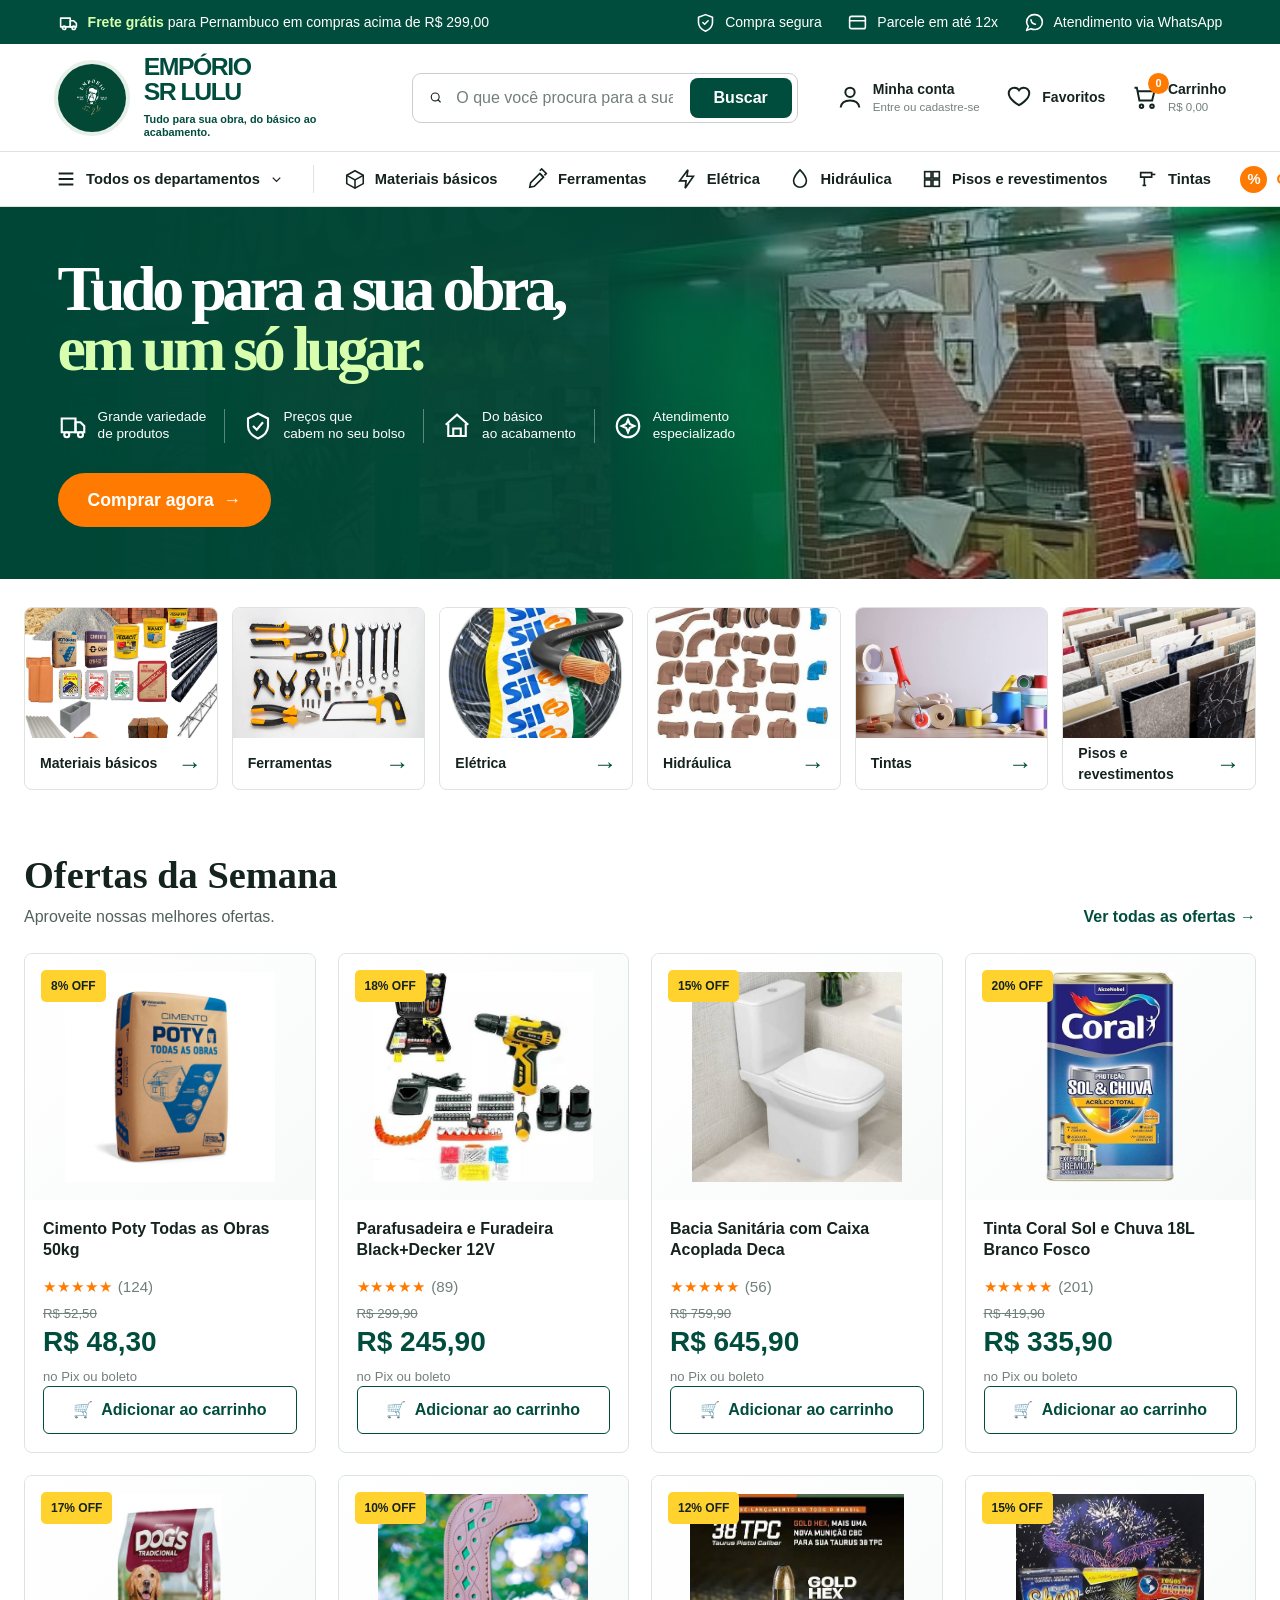
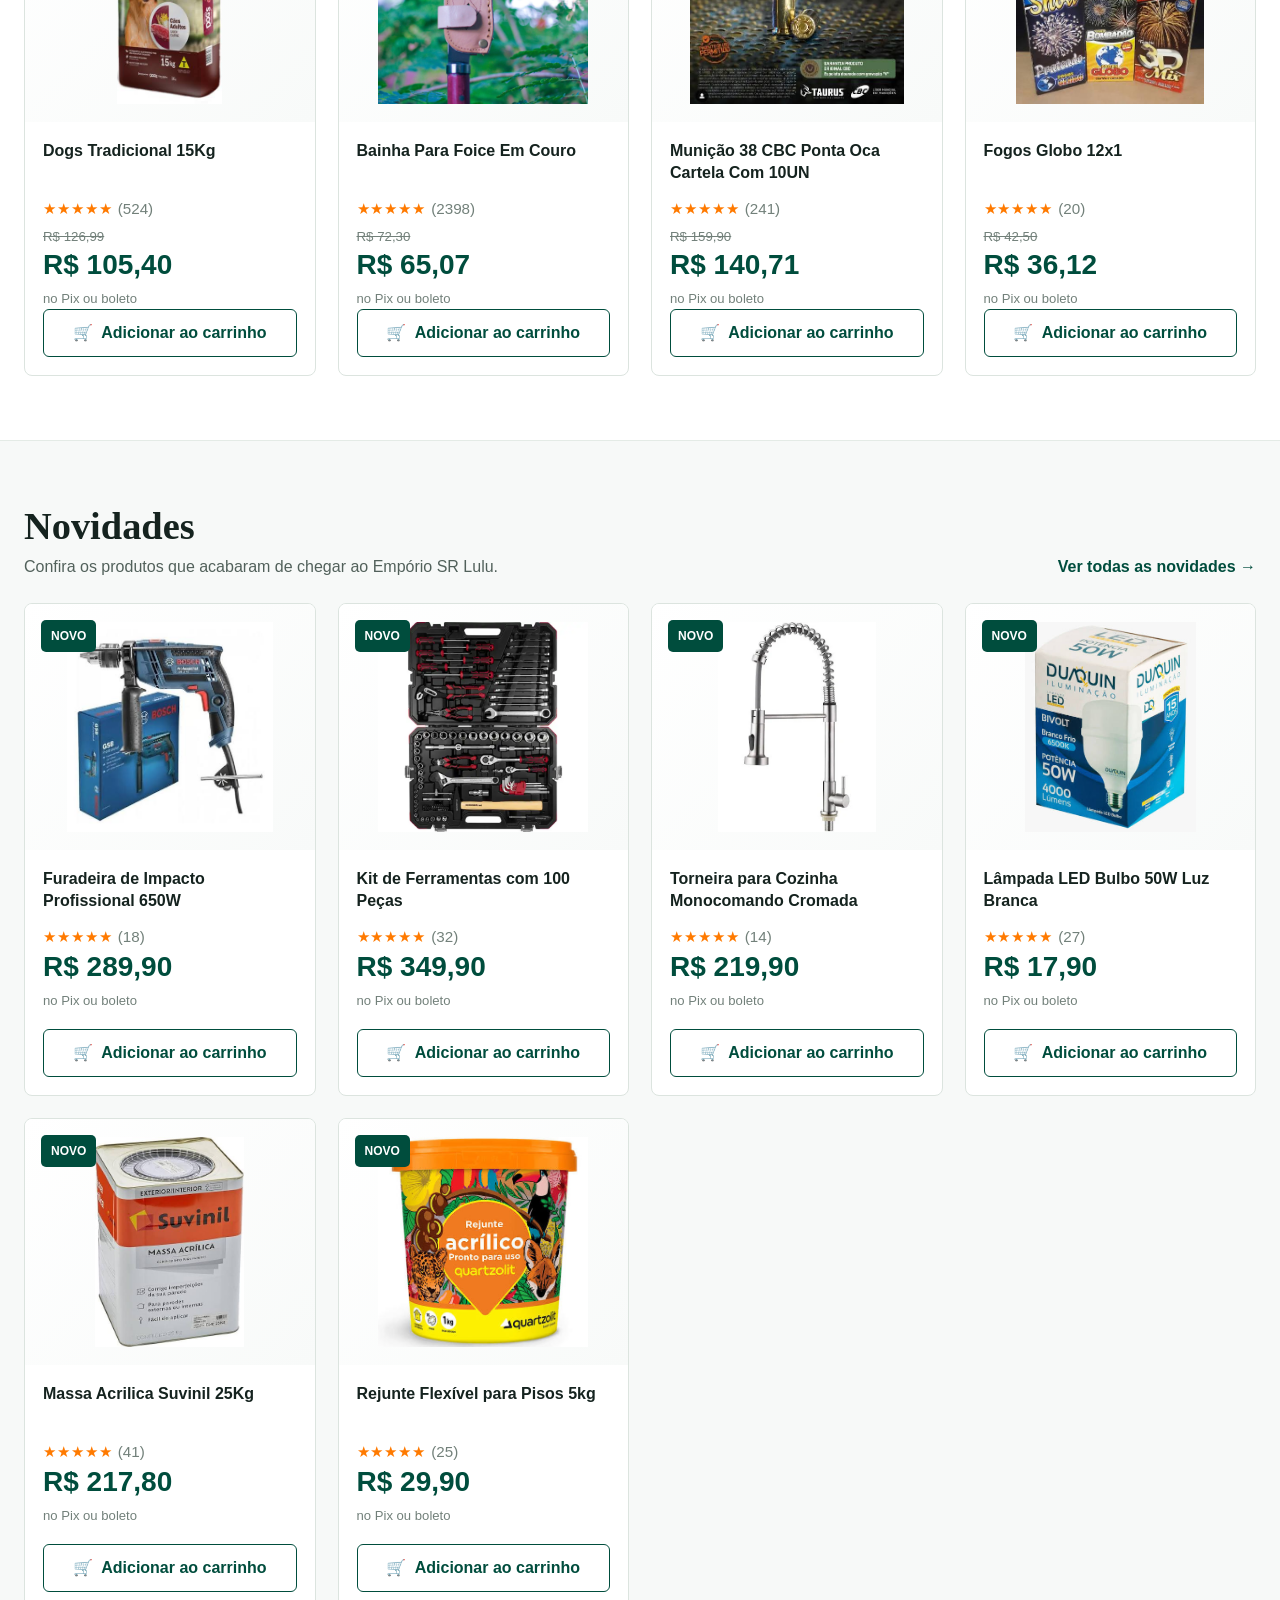
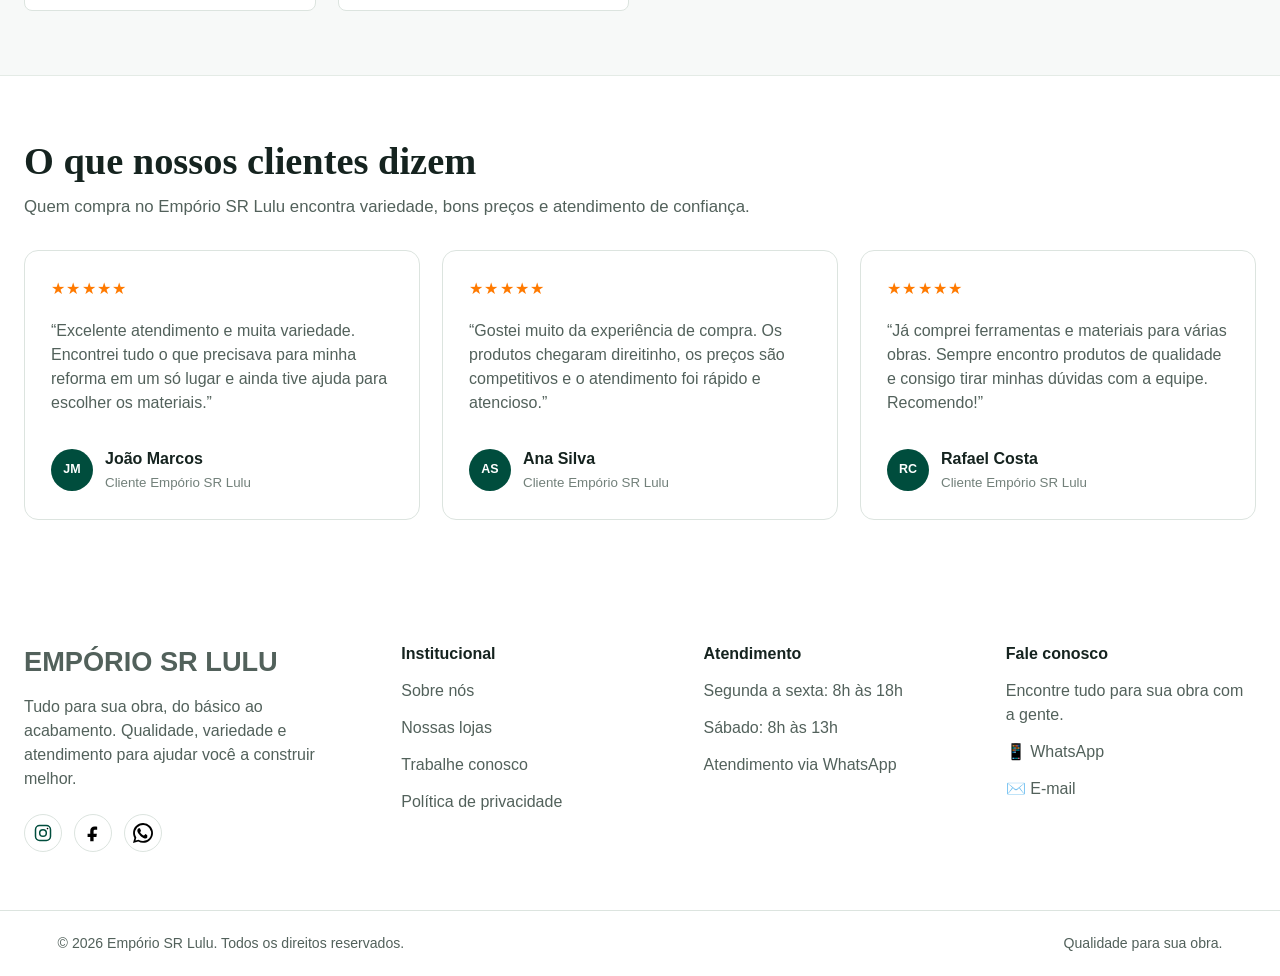
<file: index.html>
<!DOCTYPE html>
<html lang="pt-BR">
  <head>
    <meta charset="UTF-8">
    <meta name="viewport" content="width=device-width, initial-scale=1.0">
    <title>Empório SR Lulu</title>
    <link rel="stylesheet" href="style/style.css">
  </head>

  <body>
    <!-- Barra de benefícios -->
    <div class="top-bar">
      <div class="top-left">
        <div class="top-item">
          <span class="icon">
            <svg viewBox="0 0 24 24" aria-hidden="true">
              <path d="M3 7h11v10H3z"/>
              <path d="M14 10h4l3 3v4h-7z"/>
              <circle cx="7" cy="18" r="2"/>
              <circle cx="18" cy="18" r="2"/>
            </svg>
          </span>
          <span><strong>Frete grátis</strong> para Pernambuco em compras acima de R$ 299,00</span>
        </div>
      </div>

      <div class="top-right">
        <div class="top-item">
          <span class="icon">
            <svg viewBox="0 0 24 24" aria-hidden="true">
              <path d="M12 3l8 3v6c0 5-3.5 8-8 10-4.5-2-8-5-8-10V6z"/>
              <path d="M9 12l2 2 4-4"/>
            </svg>
          </span>
          Compra segura
        </div>

        <div class="top-item">
          <span class="icon">
            <svg viewBox="0 0 24 24" aria-hidden="true">
              <rect x="3" y="5" width="18" height="14" rx="2"/>
              <path d="M3 10h18"/>
            </svg>
          </span>
          Parcele em até 12x
        </div>

        <div class="top-item">
          <span class="icon">
            <svg viewBox="0 0 24 24" aria-hidden="true">
              <path d="M21 11.5a8.4 8.4 0 01-9 8.5 9.7 9.7 0 01-4-.9L3 21l1.9-4.7A8.3 8.3 0 013 11.5 8.5 8.5 0 0112 3a8.5 8.5 0 019 8.5z"/>
              <path d="M8 9c.3 2.5 2.5 4.7 5 5"/>
            </svg>
          </span>
          Atendimento via WhatsApp
        </div>
      </div>
    </div>

    <!-- Cabeçalho -->
    <header>
      <a class="logo" href="#" aria-label="Página inicial do Empório SR Lulu">
        <div class="logo-circle">
          <img src="assets/logoLoja.png" alt="Logo Empório SR Lulu">
        </div>

        <div class="logo-text">
          <div class="logo-title">EMPÓRIO<br>SR LULU</div>
          <div class="logo-subtitle">Tudo para sua obra, do básico ao acabamento.</div>
        </div>
      </a>

      <form class="search" action="#" role="search">
        <label class="search-icon" for="site-search">
          <svg viewBox="0 0 24 24" fill="none" stroke="currentColor" stroke-width="2" stroke-linecap="round" aria-hidden="true">
            <circle cx="11" cy="11" r="7"/>
            <path d="m20 20-4-4"/>
          </svg>
        </label>
        <input id="site-search" type="search" placeholder="O que você procura para a sua obra?">
        <button type="submit">Buscar</button>
      </form>

      <div class="header-actions">
        <a class="header-action" href="pages/minha-conta.html">
          <span class="action-icon">
            <svg viewBox="0 0 24 24" fill="none" stroke="currentColor" stroke-width="1.7" aria-hidden="true">
              <circle cx="12" cy="8" r="4"/>
              <path d="M4 21c.5-4 3.2-6 8-6s7.5 2 8 6"/>
            </svg>
          </span>
          <span class="header-action-text">
            <strong>Minha conta</strong>
            <small>Entre ou cadastre-se</small>
          </span>
        </a>

        <a class="header-action" href="pages/favoritos.html">
          <span class="action-icon">
            <svg viewBox="0 0 24 24" fill="none" stroke="currentColor" stroke-width="1.7" aria-hidden="true">
              <path d="M20.8 8.8c0 5.5-8.8 10.2-8.8 10.2S3.2 14.3 3.2 8.8A4.8 4.8 0 018 4c1.7 0 3.2.9 4 2.2A4.8 4.8 0 0116 4a4.8 4.8 0 014.8 4.8z"/>
            </svg>
          </span>
          <span class="header-action-text"><strong>Favoritos</strong></span>
        </a>

        <a class="header-action cart" href="pages/carrinho.html">
          <span class="action-icon">
            <svg viewBox="0 0 24 24" fill="none" stroke="currentColor" stroke-width="1.7" aria-hidden="true">
              <path d="M3 4h2l2.2 11h10.9l2-8H6"/>
              <circle cx="9" cy="20" r="1.5"/>
              <circle cx="18" cy="20" r="1.5"/>
            </svg>
          </span>
          <span class="cart-badge">0</span>
          <span class="header-action-text">
            <strong>Carrinho</strong>
            <span class="cart-price">R$ 0,00</span>
          </span>
        </a>
      </div>
    </header>

    <!-- Navegação -->
    <nav class="navigation" aria-label="Categorias de produtos">
      <div class="nav-menu">
        <a href="#categorias" class="nav-item">
          <svg viewBox="0 0 24 24" fill="none" stroke="currentColor" stroke-width="2" aria-hidden="true">
            <path d="M4 6h16M4 12h16M4 18h16"/>
          </svg>
          Todos os departamentos
          <svg class="nav-arrow" style="width: 15px; height: 15px" viewBox="0 0 24 24" aria-hidden="true">
            <path d="m6 9 6 6 6-6" fill="none" stroke="currentColor" stroke-width="2"/>
          </svg>
        </a>

        <span class="nav-separator" aria-hidden="true"></span>

        <a href="#categorias" class="nav-item">
          <svg viewBox="0 0 24 24" fill="none" stroke="currentColor" stroke-width="1.7" aria-hidden="true">
            <path d="M12 3 21 8v9l-9 5-9-5V8z"/>
            <path d="M3 8l9 5 9-5"/>
            <path d="M12 13v9"/>
          </svg>
          Materiais básicos
        </a>

        <a href="pages/eletrica.html" class="nav-item">
          <svg viewBox="0 0 24 24" fill="none" stroke="currentColor" stroke-width="1.8" aria-hidden="true">
            <path d="m14 6 4 4"/>
            <path d="m3 21 5-1 10-10-4-4L4 16z"/>
            <path d="m14 3 2-2 5 5-2 2"/>
          </svg>
          Ferramentas
        </a>

        <a href="#categorias" class="nav-item">
          <svg viewBox="0 0 24 24" fill="none" stroke="currentColor" stroke-width="1.8" aria-hidden="true">
            <path d="M13 2 4 14h7l-1 8 9-13h-7z"/>
          </svg>
          Elétrica
        </a>

        <a href="#categorias" class="nav-item">
          <svg viewBox="0 0 24 24" fill="none" stroke="currentColor" stroke-width="1.8" aria-hidden="true">
            <path d="M12 2s7 7.2 7 12a7 7 0 01-14 0c0-4.8 7-12 7-12z"/>
          </svg>
          Hidráulica
        </a>

        <a href="#categorias" class="nav-item">
          <svg viewBox="0 0 24 24" fill="none" stroke="currentColor" stroke-width="1.8" aria-hidden="true">
            <rect x="4" y="4" width="7" height="7"/>
            <rect x="13" y="4" width="7" height="7"/>
            <rect x="4" y="13" width="7" height="7"/>
            <rect x="13" y="13" width="7" height="7"/>
          </svg>
          Pisos e revestimentos
        </a>

        <a href="#" class="nav-item">
          <svg viewBox="0 0 24 24" fill="none" stroke="currentColor" stroke-width="1.8" aria-hidden="true">
            <path d="M4 5h12v5H4z"/>
            <path d="M8 10v9"/>
            <path d="M6 19h4"/>
            <path d="M16 7h4"/>
          </svg>
          Tintas
        </a>

        <a href="pages/ofertas.html" class="offers-link">
          <span class="offer-icon">%</span>
          Ofertas
        </a>
      </div>
    </nav>

    <main>
      <!-- Destaque -->
      <section class="hero">
        <div class="hero-content">
          <h1 class="hero-title">Tudo para a sua obra,<br><span>em um só lugar.</span></h1>

          <div class="hero-features">
            <div class="hero-feature">
              <svg viewBox="0 0 24 24" fill="none" stroke="currentColor" stroke-width="1.7" aria-hidden="true">
                <path d="M3 6h11v11H3z"/>
                <path d="M14 9h4l3 3v5h-7z"/>
                <circle cx="7" cy="19" r="2"/>
                <circle cx="18" cy="19" r="2"/>
              </svg>
              <span>Grande variedade<br>de produtos</span>
            </div>

            <span class="feature-divider" aria-hidden="true"></span>

            <div class="hero-feature">
              <svg viewBox="0 0 24 24" fill="none" stroke="currentColor" stroke-width="1.7" aria-hidden="true">
                <path d="M12 2l8 4v6c0 5-3.5 8-8 10-4.5-2-8-5-8-10V6z"/>
                <path d="m8 12 3 3 5-6"/>
              </svg>
              <span>Preços que<br>cabem no seu bolso</span>
            </div>

            <span class="feature-divider" aria-hidden="true"></span>

            <div class="hero-feature">
              <svg viewBox="0 0 24 24" fill="none" stroke="currentColor" stroke-width="1.7" aria-hidden="true">
                <path d="M3 11 12 3l9 8"/>
                <path d="M5 10v10h14V10"/>
                <path d="M9 20v-6h6v6"/>
              </svg>
              <span>Do básico<br>ao acabamento</span>
            </div>

            <span class="feature-divider" aria-hidden="true"></span>

            <div class="hero-feature">
              <svg viewBox="0 0 24 24" fill="none" stroke="currentColor" stroke-width="1.7" aria-hidden="true">
                <circle cx="12" cy="12" r="9"/>
                <path d="m12 7 1.4 3.4L17 12l-3.6 1.6L12 17l-1.4-3.4L7 12l3.6-1.6z"/>
              </svg>
              <span>Atendimento<br>especializado</span>
            </div>
          </div>

          <a class="hero-button" href="#ofertas">Comprar agora&nbsp; →</a>
        </div>
      </section>

      <!-- Categorias -->
      <section class="categories" id="categorias" aria-label="Categorias principais">
        <a href="#ofertas" class="category">
          <div class="category-image">
            <img src="assets/materiaisBasicos.png" alt="Materiais básicos" loading="lazy">
          </div>
          <div class="category-name">Materiais básicos <span class="category-arrow">→</span></div>
        </a>

        <a href="#ofertas" class="category">
          <div class="category-image">
            <img src="assets/ferramentas.png" alt="Ferramentas" loading="lazy">
          </div>
          <div class="category-name">Ferramentas <span class="category-arrow">→</span></div>
        </a>

        <a href="pages/eletrica.html" class="category">
          <div class="category-image">
            <img src="assets/cabos.png" alt="Elétrica" loading="lazy">
          </div>
          <div class="category-name">Elétrica <span class="category-arrow">→</span></div>
        </a>

        <a href="#ofertas" class="category">
          <div class="category-image">
            <img src="assets/hidraulica.png" alt="Hidráulica" loading="lazy">
          </div>
          <div class="category-name">Hidráulica <span class="category-arrow">→</span></div>
        </a>

        <a href="#ofertas" class="category">
          <div class="category-image">
            <img src="assets/materialPintura.png" alt="Tintas" loading="lazy">
          </div>
          <div class="category-name">Tintas <span class="category-arrow">→</span></div>
        </a>

        <a href="#ofertas" class="category">
          <div class="category-image">
            <img src="assets/pisos.png" alt="Pisos e revestimentos" loading="lazy">
          </div>
          <div class="category-name">Pisos e revestimentos <span class="category-arrow">→</span></div>
        </a>
      </section>

      <!-- Ofertas -->
      <section class="offers-section" id="ofertas">
        <div class="section-heading">
          <div>
            <h2 class="section-title">Ofertas da Semana</h2>
            <p class="section-description">Aproveite nossas melhores ofertas.</p>
          </div>
          <a href="pages/ofertas.html" class="all-offers">Ver todas as ofertas →</a>
        </div>

        <div class="products">
          <article class="product">
            <span class="discount">8% OFF</span>
            <div class="product-image">
              <img src="assets/cimentoPoty.png" alt="Cimento Poty" loading="lazy">
            </div>
            <div class="product-info">
              <div class="product-name">Cimento Poty Todas as Obras 50kg</div>
              <div class="rating">★★★★★ <span class="reviews">(124)</span></div>
              <div class="old-price">R$ 52,50</div>
              <div class="price">R$ 48,30</div>
              <div class="payment">no Pix ou boleto</div>
              <button class="add-cart" type="button">🛒&nbsp; Adicionar ao carrinho</button>
            </div>
          </article>

          <article class="product">
            <span class="discount">18% OFF</span>
            <div class="product-image">
              <img src="assets/furadeira.png" alt="Parafusadeira e Furadeira" loading="lazy">
            </div>
            <div class="product-info">
              <div class="product-name">Parafusadeira e Furadeira Black+Decker 12V</div>
              <div class="rating">★★★★★ <span class="reviews">(89)</span></div>
              <div class="old-price">R$ 299,90</div>
              <div class="price">R$ 245,90</div>
              <div class="payment">no Pix ou boleto</div>
              <button class="add-cart" type="button">🛒&nbsp; Adicionar ao carrinho</button>
            </div>
          </article>

          <article class="product">
            <span class="discount">15% OFF</span>
            <div class="product-image">
              <img src="assets/baciaSanitaria.png" alt="Bacia sanitária" loading="lazy">
            </div>
            <div class="product-info">
              <div class="product-name">Bacia Sanitária com Caixa Acoplada Deca</div>
              <div class="rating">★★★★★ <span class="reviews">(56)</span></div>
              <div class="old-price">R$ 759,90</div>
              <div class="price">R$ 645,90</div>
              <div class="payment">no Pix ou boleto</div>
              <button class="add-cart" type="button">🛒&nbsp; Adicionar ao carrinho</button>
            </div>
          </article>

          <article class="product">
            <span class="discount">20% OFF</span>
            <div class="product-image">
              <img src="assets/tintaCoral.png" alt="Tinta Coral" loading="lazy">
            </div>
            <div class="product-info">
              <div class="product-name">Tinta Coral Sol e Chuva 18L Branco Fosco</div>
              <div class="rating">★★★★★ <span class="reviews">(201)</span></div>
              <div class="old-price">R$ 419,90</div>
              <div class="price">R$ 335,90</div>
              <div class="payment">no Pix ou boleto</div>
              <button class="add-cart" type="button">🛒&nbsp; Adicionar ao carrinho</button>
            </div>
          </article>

          <article class="product">
            <span class="discount">17% OFF</span>
            <div class="product-image">
              <img src="assets/dogstradicional.png" alt="Dogs Tradicional" loading="lazy">
            </div>
            <div class="product-info">
              <div class="product-name">Dogs Tradicional 15Kg</div>
              <div class="rating">★★★★★ <span class="reviews">(524)</span></div>
              <div class="old-price">R$ 126,99</div>
              <div class="price">R$ 105,40</div>
              <div class="payment">no Pix ou boleto</div>
              <button class="add-cart" type="button">🛒&nbsp; Adicionar ao carrinho</button>
            </div>
          </article>

          <article class="product">
            <span class="discount">10% OFF</span>
            <div class="product-image">
              <img src="assets/bainhaFoice.png" alt="Bainha para Foice" loading="lazy">
            </div>
            <div class="product-info">
              <div class="product-name">Bainha Para Foice Em Couro</div>
              <div class="rating">★★★★★ <span class="reviews">(2398)</span></div>
              <div class="old-price">R$ 72,30</div>
              <div class="price">R$ 65,07</div>
              <div class="payment">no Pix ou boleto</div>
              <button class="add-cart" type="button">🛒&nbsp; Adicionar ao carrinho</button>
            </div>
          </article>

          <article class="product">
            <span class="discount">12% OFF</span>
            <div class="product-image">
              <img src="assets/municao.png" alt="Munição" loading="lazy">
            </div>
            <div class="product-info">
              <div class="product-name">Munição 38 CBC Ponta Oca Cartela Com 10UN</div>
              <div class="rating">★★★★★ <span class="reviews">(241)</span></div>
              <div class="old-price">R$ 159,90</div>
              <div class="price">R$ 140,71</div>
              <div class="payment">no Pix ou boleto</div>
              <button class="add-cart" type="button">🛒&nbsp; Adicionar ao carrinho</button>
            </div>
          </article>

          <article class="product">
            <span class="discount">15% OFF</span>
            <div class="product-image">
              <img src="assets/fogos.png" alt="Fogos" loading="lazy">
            </div>
            <div class="product-info">
              <div class="product-name">Fogos Globo 12x1</div>
              <div class="rating">★★★★★ <span class="reviews">(20)</span></div>
              <div class="old-price">R$ 42,50</div>
              <div class="price">R$ 36,12</div>
              <div class="payment">no Pix ou boleto</div>
              <button class="add-cart" type="button">🛒&nbsp; Adicionar ao carrinho</button>
            </div>
          </article>
        </div>
      </section>

      <!-- Novidades -->
      <section class="new-products-section" id="novidades">
        <div class="section-heading">
          <div>
            <h2 class="section-title">Novidades</h2>
            <p class="section-description">Confira os produtos que acabaram de chegar ao Empório SR Lulu.</p>
          </div>
          <a href="#" class="all-offers">Ver todas as novidades →</a>
        </div>

        <div class="new-products-grid">
          <article class="product new-product">
            <span class="new-badge">NOVO</span>
            <div class="product-image">
              <img src="assets/furadeira650.png" alt="Furadeira de Impacto" loading="lazy">
            </div>
            <div class="product-info">
              <div class="product-name">Furadeira de Impacto Profissional 650W</div>
              <div class="rating">★★★★★ <span class="reviews">(18)</span></div>
              <div class="price">R$ 289,90</div>
              <div class="payment">no Pix ou boleto</div>
              <button class="add-cart" type="button">🛒&nbsp; Adicionar ao carrinho</button>
            </div>
          </article>

          <article class="product new-product">
            <span class="new-badge">NOVO</span>
            <div class="product-image">
              <img src="assets/kitferramentas.png" alt="Kit de Ferramentas" loading="lazy">
            </div>
            <div class="product-info">
              <div class="product-name">Kit de Ferramentas com 100 Peças</div>
              <div class="rating">★★★★★ <span class="reviews">(32)</span></div>
              <div class="price">R$ 349,90</div>
              <div class="payment">no Pix ou boleto</div>
              <button class="add-cart" type="button">🛒&nbsp; Adicionar ao carrinho</button>
            </div>
          </article>

          <article class="product new-product">
            <span class="new-badge">NOVO</span>
            <div class="product-image">
              <img src="assets/torneiraMono.png" alt="Torneira para Cozinha" loading="lazy">
            </div>
            <div class="product-info">
              <div class="product-name">Torneira para Cozinha Monocomando Cromada</div>
              <div class="rating">★★★★★ <span class="reviews">(14)</span></div>
              <div class="price">R$ 219,90</div>
              <div class="payment">no Pix ou boleto</div>
              <button class="add-cart" type="button">🛒&nbsp; Adicionar ao carrinho</button>
            </div>
          </article>

          <article class="product new-product">
            <span class="new-badge">NOVO</span>
            <div class="product-image">
              <img src="assets/lampada.png" alt="Lâmpada LED" loading="lazy">
            </div>
            <div class="product-info">
              <div class="product-name">Lâmpada LED Bulbo 50W Luz Branca</div>
              <div class="rating">★★★★★ <span class="reviews">(27)</span></div>
              <div class="price">R$ 17,90</div>
              <div class="payment">no Pix ou boleto</div>
              <button class="add-cart" type="button">🛒&nbsp; Adicionar ao carrinho</button>
            </div>
          </article>

          <article class="product new-product">
            <span class="new-badge">NOVO</span>
            <div class="product-image">
              <img src="assets/massacorridaSuv.png" alt="Massa Corrida" loading="lazy">
            </div>
            <div class="product-info">
              <div class="product-name">Massa Acrilica Suvinil 25Kg</div>
              <div class="rating">★★★★★ <span class="reviews">(41)</span></div>
              <div class="price">R$ 217,80</div>
              <div class="payment">no Pix ou boleto</div>
              <button class="add-cart" type="button">🛒&nbsp; Adicionar ao carrinho</button>
            </div>
          </article>

          <article class="product new-product">
            <span class="new-badge">NOVO</span>
            <div class="product-image">
              <img src="assets/rejunto.png" alt="Rejunte para pisos" loading="lazy">
            </div>
            <div class="product-info">
              <div class="product-name">Rejunte Flexível para Pisos 5kg</div>
              <div class="rating">★★★★★ <span class="reviews">(25)</span></div>
              <div class="price">R$ 29,90</div>
              <div class="payment">no Pix ou boleto</div>
              <button class="add-cart" type="button">🛒&nbsp; Adicionar ao carrinho</button>
            </div>
          </article>
        </div>
      </section>

      <!-- Depoimentos -->
      <section class="testimonials-section" id="depoimentos">
        <div class="testimonials-header">
          <h2 class="section-title">O que nossos clientes dizem</h2>
          <p class="testimonials-subtitle">
            Quem compra no Empório SR Lulu encontra variedade, bons preços e atendimento de confiança.
          </p>
        </div>

        <div class="testimonials-grid">
          <article class="testimonial-card">
            <div class="testimonial-stars" aria-label="5 de 5 estrelas">★★★★★</div>
            <p class="testimonial-text">
              “Excelente atendimento e muita variedade. Encontrei tudo o que precisava para minha reforma em um só
              lugar e ainda tive ajuda para escolher os materiais.”
            </p>
            <div class="testimonial-author">
              <div class="testimonial-avatar" aria-hidden="true">JM</div>
              <div>
                <strong>João Marcos</strong>
                <small>Cliente Empório SR Lulu</small>
              </div>
            </div>
          </article>

          <article class="testimonial-card">
            <div class="testimonial-stars" aria-label="5 de 5 estrelas">★★★★★</div>
            <p class="testimonial-text">
              “Gostei muito da experiência de compra. Os produtos chegaram direitinho, os preços são competitivos e o
              atendimento foi rápido e atencioso.”
            </p>
            <div class="testimonial-author">
              <div class="testimonial-avatar" aria-hidden="true">AS</div>
              <div>
                <strong>Ana Silva</strong>
                <small>Cliente Empório SR Lulu</small>
              </div>
            </div>
          </article>

          <article class="testimonial-card">
            <div class="testimonial-stars" aria-label="5 de 5 estrelas">★★★★★</div>
            <p class="testimonial-text">
              “Já comprei ferramentas e materiais para várias obras. Sempre encontro produtos de qualidade e consigo
              tirar minhas dúvidas com a equipe. Recomendo!”
            </p>
            <div class="testimonial-author">
              <div class="testimonial-avatar" aria-hidden="true">RC</div>
              <div>
                <strong>Rafael Costa</strong>
                <small>Cliente Empório SR Lulu</small>
              </div>
            </div>
          </article>
        </div>
      </section>
    </main>

    <!-- Rodapé -->
    <footer class="footer" id="contato">
      <div class="footer-container">
        <div class="footer-box">
          <p class="footer-brand">EMPÓRIO SR LULU</p>
          <p>
            Tudo para sua obra, do básico ao acabamento. Qualidade, variedade e atendimento para ajudar você a
            construir melhor.
          </p>

          <div class="social-footer" aria-label="Redes sociais">
            <a href="#" aria-label="Instagram" title="Instagram">
              <svg viewBox="0 0 24 24" aria-hidden="true">
                <rect x="3" y="3" width="18" height="18" rx="5" fill="none" stroke="currentColor" stroke-width="1.8"/>
                <circle cx="12" cy="12" r="4" fill="none" stroke="currentColor" stroke-width="1.8"/>
                <circle cx="17.4" cy="6.7" r="1"/>
              </svg>
            </a>

            <a href="#" aria-label="Facebook" title="Facebook">
              <svg viewBox="0 0 24 24" aria-hidden="true">
                <path d="M14 8h3V4.5c-.6-.1-1.8-.2-3.1-.2-3.1 0-5.2 1.9-5.2 5.4V13H5.5v3.9h3.2V22h4v-5.1h3.4l.5-3.9h-3.9V10c0-1.1.3-2 1.3-2z"/>
              </svg>
            </a>

            <a href="#" aria-label="WhatsApp" title="WhatsApp">
              <svg viewBox="0 0 24 24" aria-hidden="true">
                <path d="M20.5 3.5A11.9 11.9 0 0 0 12 0C5.4 0 .1 5.3.1 11.9c0 2.1.6 4.2 1.6 6L0 24l6.3-1.7a11.9 11.9 0 0 0 5.7 1.5h.1c6.6 0 11.9-5.3 11.9-11.9 0-3.2-1.3-6.2-3.5-8.4zM12.1 21.7c-1.8 0-3.5-.5-5-1.4l-.4-.2-3.7 1 1-3.6-.2-.4a9.7 9.7 0 1 1 8.3 4.6zm5.3-7.3c-.3-.2-1.8-.9-2.1-1-.3-.1-.5-.2-.7.2-.2.3-.8 1-1 1.2-.2.2-.4.2-.7.1-1.8-.9-3-1.6-4.2-3.6-.3-.5.3-.5.8-1.6.1-.2.1-.4 0-.6-.1-.2-.7-1.7-.9-2.3-.2-.6-.5-.5-.7-.5h-.6c-.2 0-.6.1-.9.4-.3.3-1.2 1.1-1.2 2.7s1.2 3.1 1.4 3.3c.2.2 2.4 3.7 5.8 5.2 2.2 1 2.2.7 2.6.7.4 0 1.8-.7 2-1.3.3-.6.3-1.2.2-1.3 0-.2-.2-.2-.5-.4z"/>
              </svg>
            </a>
          </div>
        </div>

        <div class="footer-box">
          <h3>Institucional</h3>
          <a href="#">Sobre nós</a>
          <a href="#">Nossas lojas</a>
          <a href="#">Trabalhe conosco</a>
          <a href="#">Política de privacidade</a>
        </div>

        <div class="footer-box">
          <h3>Atendimento</h3>
          <p>Segunda a sexta: 8h às 18h</p>
          <p>Sábado: 8h às 13h</p>
          <p>Atendimento via WhatsApp</p>
        </div>

        <div class="footer-box">
          <h3>Fale conosco</h3>
          <p>Encontre tudo para sua obra com a gente.</p>
          <a href="#contato">📱 WhatsApp</a>
          <a href="mailto:contato@emporiosrlulu.com">✉️ E-mail</a>
        </div>
      </div>

      <div class="footer-bottom">
        <span>© 2026 Empório SR Lulu. Todos os direitos reservados.</span>
        <span>Qualidade para sua obra.</span>
      </div>
    </footer>
  </body>
</html>
</file>
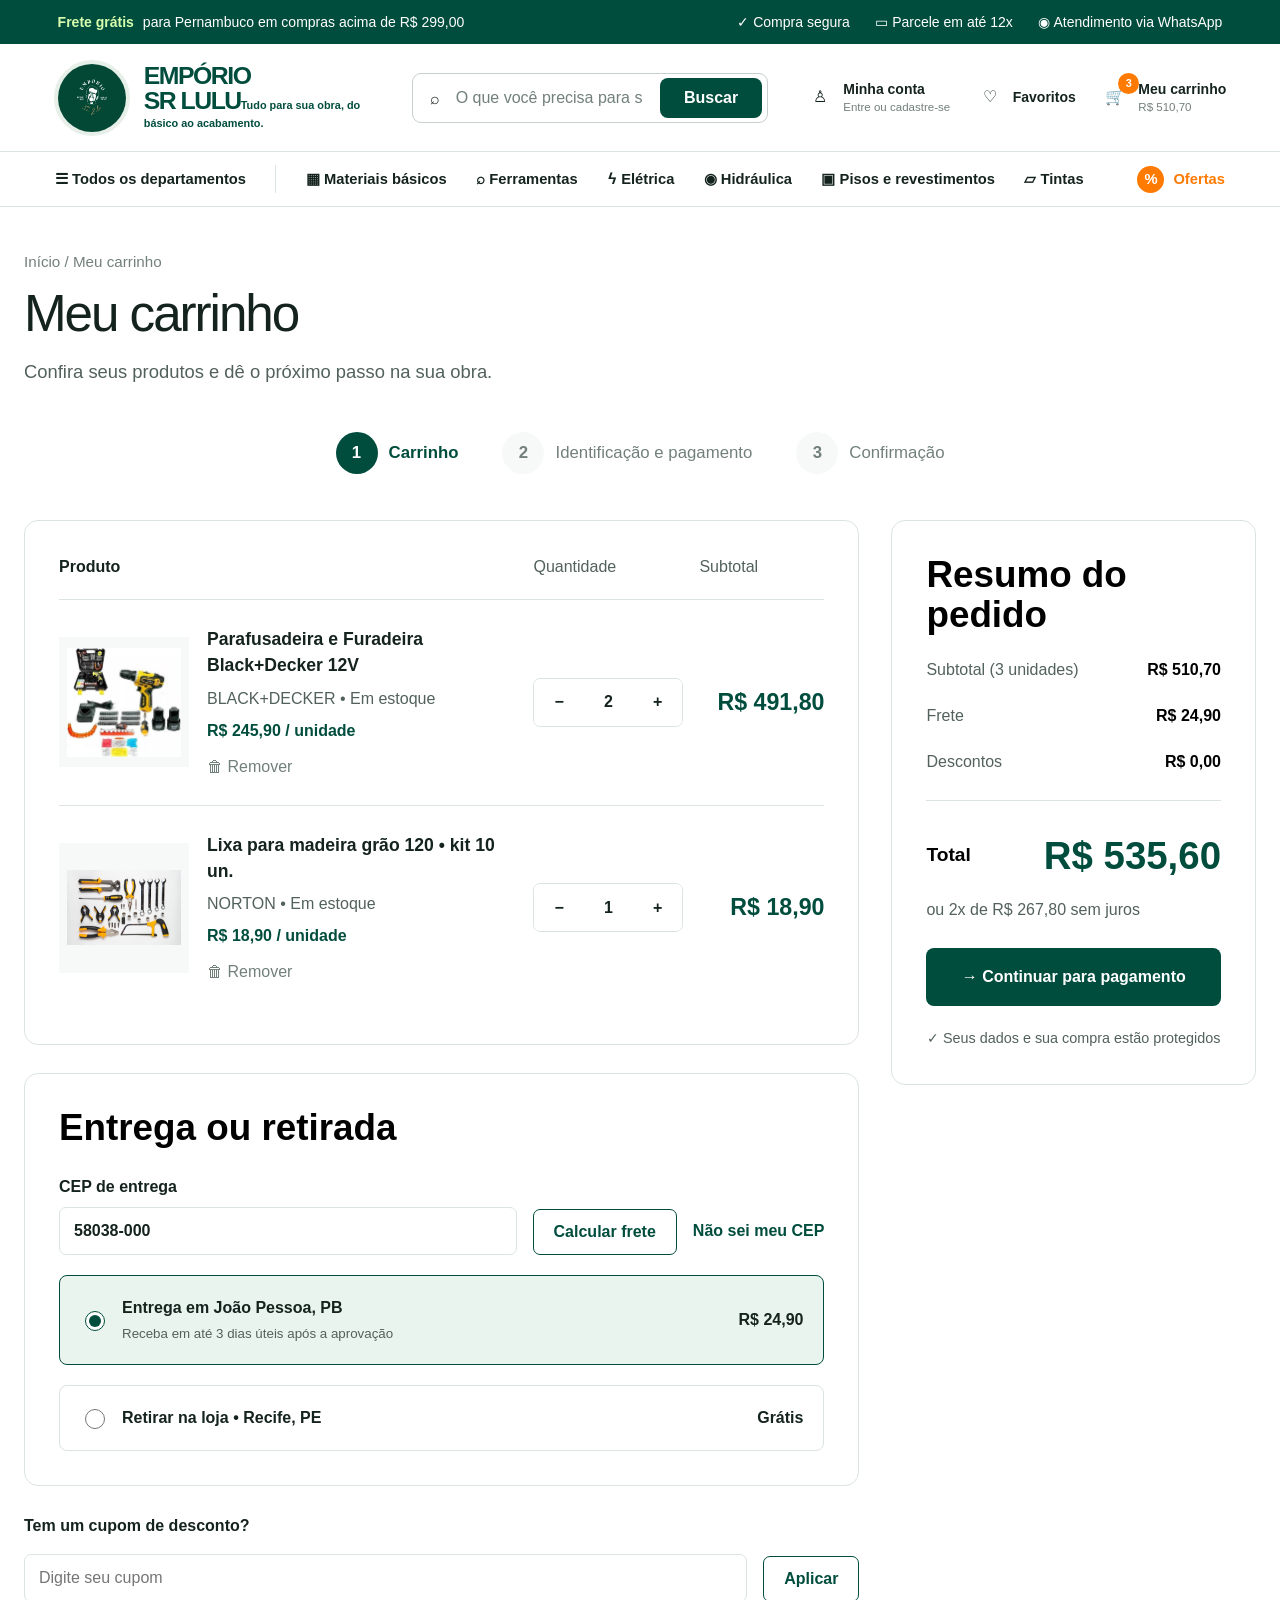
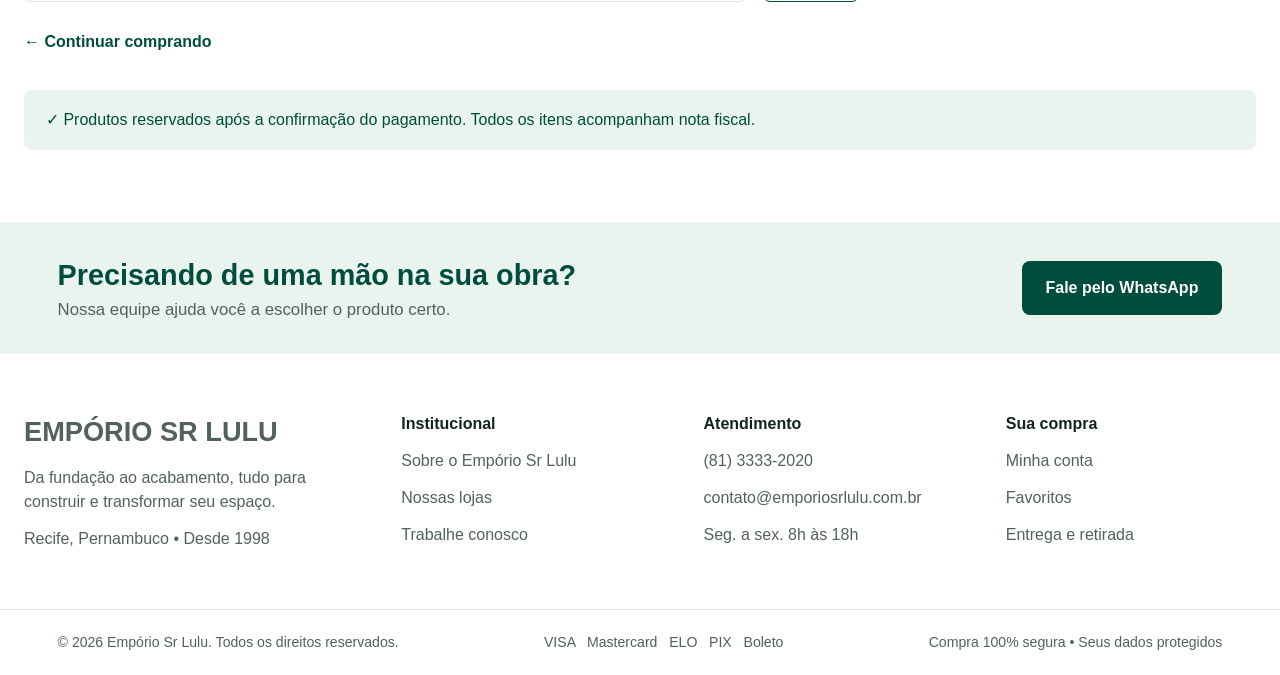
<file: pages/carrinho.html>
<!DOCTYPE html>
<html lang="pt-BR">
  <head>
    <meta charset="UTF-8">
    <meta name="viewport" content="width=device-width, initial-scale=1.0">
    <title>Meu carrinho | Empório SR Lulu</title>
    <link rel="stylesheet" href="../style/style.css">
  </head>

  <body>
    <div class="top-bar">
      <div class="top-left"><div class="top-item"><strong>Frete grátis</strong> para Pernambuco em compras acima de R$ 299,00</div></div>
      <div class="top-right"><div class="top-item">✓ Compra segura</div><div class="top-item">▭ Parcele em até 12x</div><div class="top-item">◉ Atendimento via WhatsApp</div></div>
    </div>

    <header>
      <a class="logo" href="../emporio-sr-lulu-organizado.html" aria-label="Página inicial do Empório SR Lulu">
        <span class="logo-circle"><img src="../assets/logoLoja.png" alt="Logo Empório SR Lulu"></span>
        <span class="logo-text"><span class="logo-title">EMPÓRIO<br>SR LULU</span><span class="logo-subtitle">Tudo para sua obra, do básico ao acabamento.</span></span>
      </a>
      <form class="search" action="#" role="search">
        <label class="search-icon" for="search-carrinho">⌕</label>
        <input id="search-carrinho" type="search" placeholder="O que você precisa para sua obra?">
        <button type="submit">Buscar</button>
      </form>
      <div class="header-actions">
        <a class="header-action" href="minha-conta.html"><span class="action-icon">♙</span><span class="header-action-text"><strong>Minha conta</strong><small>Entre ou cadastre-se</small></span></a>
        <a class="header-action" href="favoritos.html"><span class="action-icon">♡</span><span class="header-action-text"><strong>Favoritos</strong></span></a>
        <a class="header-action cart" href="carrinho.html" aria-current="page"><span class="action-icon">🛒</span><span class="cart-badge">3</span><span class="header-action-text"><strong>Meu carrinho</strong><small>R$ 510,70</small></span></a>
      </div>
    </header>

    <nav class="navigation" aria-label="Departamentos">
      <div class="nav-menu">
        <a href="../emporio-sr-lulu-organizado.html" class="nav-item">☰ Todos os departamentos</a><span class="nav-separator" aria-hidden="true"></span>
        <a href="../emporio-sr-lulu-organizado.html#categorias" class="nav-item">▦ Materiais básicos</a>
        <a href="../emporio-sr-lulu-organizado.html#categorias" class="nav-item">⌕ Ferramentas</a>
        <a href="eletrica.html" class="nav-item">ϟ Elétrica</a>
        <a href="../emporio-sr-lulu-organizado.html#categorias" class="nav-item">◉ Hidráulica</a>
        <a href="../emporio-sr-lulu-organizado.html#categorias" class="nav-item">▣ Pisos e revestimentos</a>
        <a href="../emporio-sr-lulu-organizado.html#categorias" class="nav-item">▱ Tintas</a>
        <a href="ofertas.html" class="offers-link"><span class="offer-icon">%</span> Ofertas</a>
      </div>
    </nav>

    <main class="page-main">
      <p class="breadcrumbs"><a href="../emporio-sr-lulu-organizado.html">Início</a> / Meu carrinho</p>
      <h1 class="page-title">Meu carrinho</h1>
      <p class="page-subtitle">Confira seus produtos e dê o próximo passo na sua obra.</p>

      <div class="checkout-steps" aria-label="Etapas da compra">
        <div class="checkout-step is-active"><span class="checkout-step__number">1</span> Carrinho</div>
        <div class="checkout-step"><span class="checkout-step__number">2</span> Identificação e pagamento</div>
        <div class="checkout-step"><span class="checkout-step__number">3</span> Confirmação</div>
      </div>

      <div class="cart-layout">
        <div>
          <section class="cart-panel" aria-labelledby="carrinho-produtos">
            <div class="cart-table-head">
              <strong id="carrinho-produtos">Produto</strong>
              <span>Quantidade</span>
              <span>Subtotal</span>
            </div>

            <article class="cart-line">
              <div class="cart-product">
                <img src="../assets/furadeira.png" alt="Parafusadeira e Furadeira Black+Decker 12V">
                <div>
                  <h2>Parafusadeira e Furadeira Black+Decker 12V</h2>
                  <p>BLACK+DECKER • Em estoque</p>
                  <p><strong style="color: var(--green-800)">R$ 245,90 / unidade</strong></p>
                  <button class="remove-item" type="button">🗑 Remover</button>
                </div>
              </div>
              <div class="quantity-control" aria-label="Quantidade de furadeiras">
                <button type="button" aria-label="Diminuir quantidade">−</button>
                <span>2</span>
                <button type="button" aria-label="Aumentar quantidade">+</button>
              </div>
              <strong class="cart-subtotal">R$ 491,80</strong>
            </article>

            <article class="cart-line">
              <div class="cart-product">
                <img src="../assets/ferramentas.png" alt="Lixa para madeira grão 120">
                <div>
                  <h2>Lixa para madeira grão 120 • kit 10 un.</h2>
                  <p>NORTON • Em estoque</p>
                  <p><strong style="color: var(--green-800)">R$ 18,90 / unidade</strong></p>
                  <button class="remove-item" type="button">🗑 Remover</button>
                </div>
              </div>
              <div class="quantity-control" aria-label="Quantidade de kits de lixa">
                <button type="button" aria-label="Diminuir quantidade">−</button>
                <span>1</span>
                <button type="button" aria-label="Aumentar quantidade">+</button>
              </div>
              <strong class="cart-subtotal">R$ 18,90</strong>
            </article>
          </section>

          <section class="delivery-panel" aria-labelledby="entrega-title">
            <h2 id="entrega-title">Entrega ou retirada</h2>
            <form class="shipping-form" action="#">
              <label for="cep">CEP de entrega<input id="cep" type="text" inputmode="numeric" value="58038-000"></label>
              <button class="button-secondary" type="submit">Calcular frete</button>
              <a class="text-link" href="#">Não sei meu CEP</a>
            </form>

            <div class="shipping-option is-selected">
              <label><input type="radio" name="delivery" checked><span>Entrega em João Pessoa, PB<small>Receba em até 3 dias úteis após a aprovação</small></span></label>
              <strong>R$ 24,90</strong>
            </div>
            <div class="shipping-option">
              <label><input type="radio" name="delivery"><span>Retirar na loja • Recife, PE</span></label>
              <strong>Grátis</strong>
            </div>
          </section>

          <form class="coupon-form" action="#">
            <label for="coupon">Tem um cupom de desconto?</label>
            <input id="coupon" type="text" placeholder="Digite seu cupom">
            <button class="button-secondary" type="submit">Aplicar</button>
          </form>

          <a class="text-link" href="../emporio-sr-lulu-organizado.html" style="display: inline-block; margin-top: 28px">← Continuar comprando</a>
        </div>

        <aside class="order-summary" aria-label="Resumo do pedido">
          <h2>Resumo do pedido</h2>
          <div class="summary-row"><span>Subtotal (3 unidades)</span><strong>R$ 510,70</strong></div>
          <div class="summary-row"><span>Frete</span><strong>R$ 24,90</strong></div>
          <div class="summary-row"><span>Descontos</span><strong>R$ 0,00</strong></div>
          <div class="summary-total"><span>Total</span><strong>R$ 535,60</strong></div>
          <p class="summary-installments">ou 2x de R$ 267,80 sem juros</p>
          <a class="button-primary" href="minha-conta.html">→ Continuar para pagamento</a>
          <p class="summary-security">✓ Seus dados e sua compra estão protegidos</p>
        </aside>
      </div>

      <div class="info-banner cart-note">✓ Produtos reservados após a confirmação do pagamento. Todos os itens acompanham nota fiscal.</div>
    </main>

    <section class="support-cta" id="contato"><div><h2>Precisando de uma mão na sua obra?</h2><p>Nossa equipe ajuda você a escolher o produto certo.</p></div><a class="button-primary" href="https://wa.me/558133332020">Fale pelo WhatsApp</a></section>

    <footer class="footer">
      <div class="footer-container">
        <div class="footer-box"><p class="footer-brand">EMPÓRIO SR LULU</p><p>Da fundação ao acabamento, tudo para construir e transformar seu espaço.</p><p>Recife, Pernambuco • Desde 1998</p></div>
        <div class="footer-box"><h3>Institucional</h3><a href="../emporio-sr-lulu-organizado.html">Sobre o Empório Sr Lulu</a><a href="../emporio-sr-lulu-organizado.html">Nossas lojas</a><a href="../emporio-sr-lulu-organizado.html">Trabalhe conosco</a></div>
        <div class="footer-box"><h3>Atendimento</h3><p>(81) 3333-2020</p><a href="mailto:contato@emporiosrlulu.com.br">contato@emporiosrlulu.com.br</a><p>Seg. a sex. 8h às 18h</p></div>
        <div class="footer-box"><h3>Sua compra</h3><a href="minha-conta.html">Minha conta</a><a href="favoritos.html">Favoritos</a><a href="carrinho.html">Entrega e retirada</a></div>
      </div>
      <div class="footer-bottom"><span>© 2026 Empório Sr Lulu. Todos os direitos reservados.</span><span>VISA &nbsp; Mastercard &nbsp; ELO &nbsp; PIX &nbsp; Boleto</span><span>Compra 100% segura • Seus dados protegidos</span></div>
    </footer>
  </body>
</html>
</file>
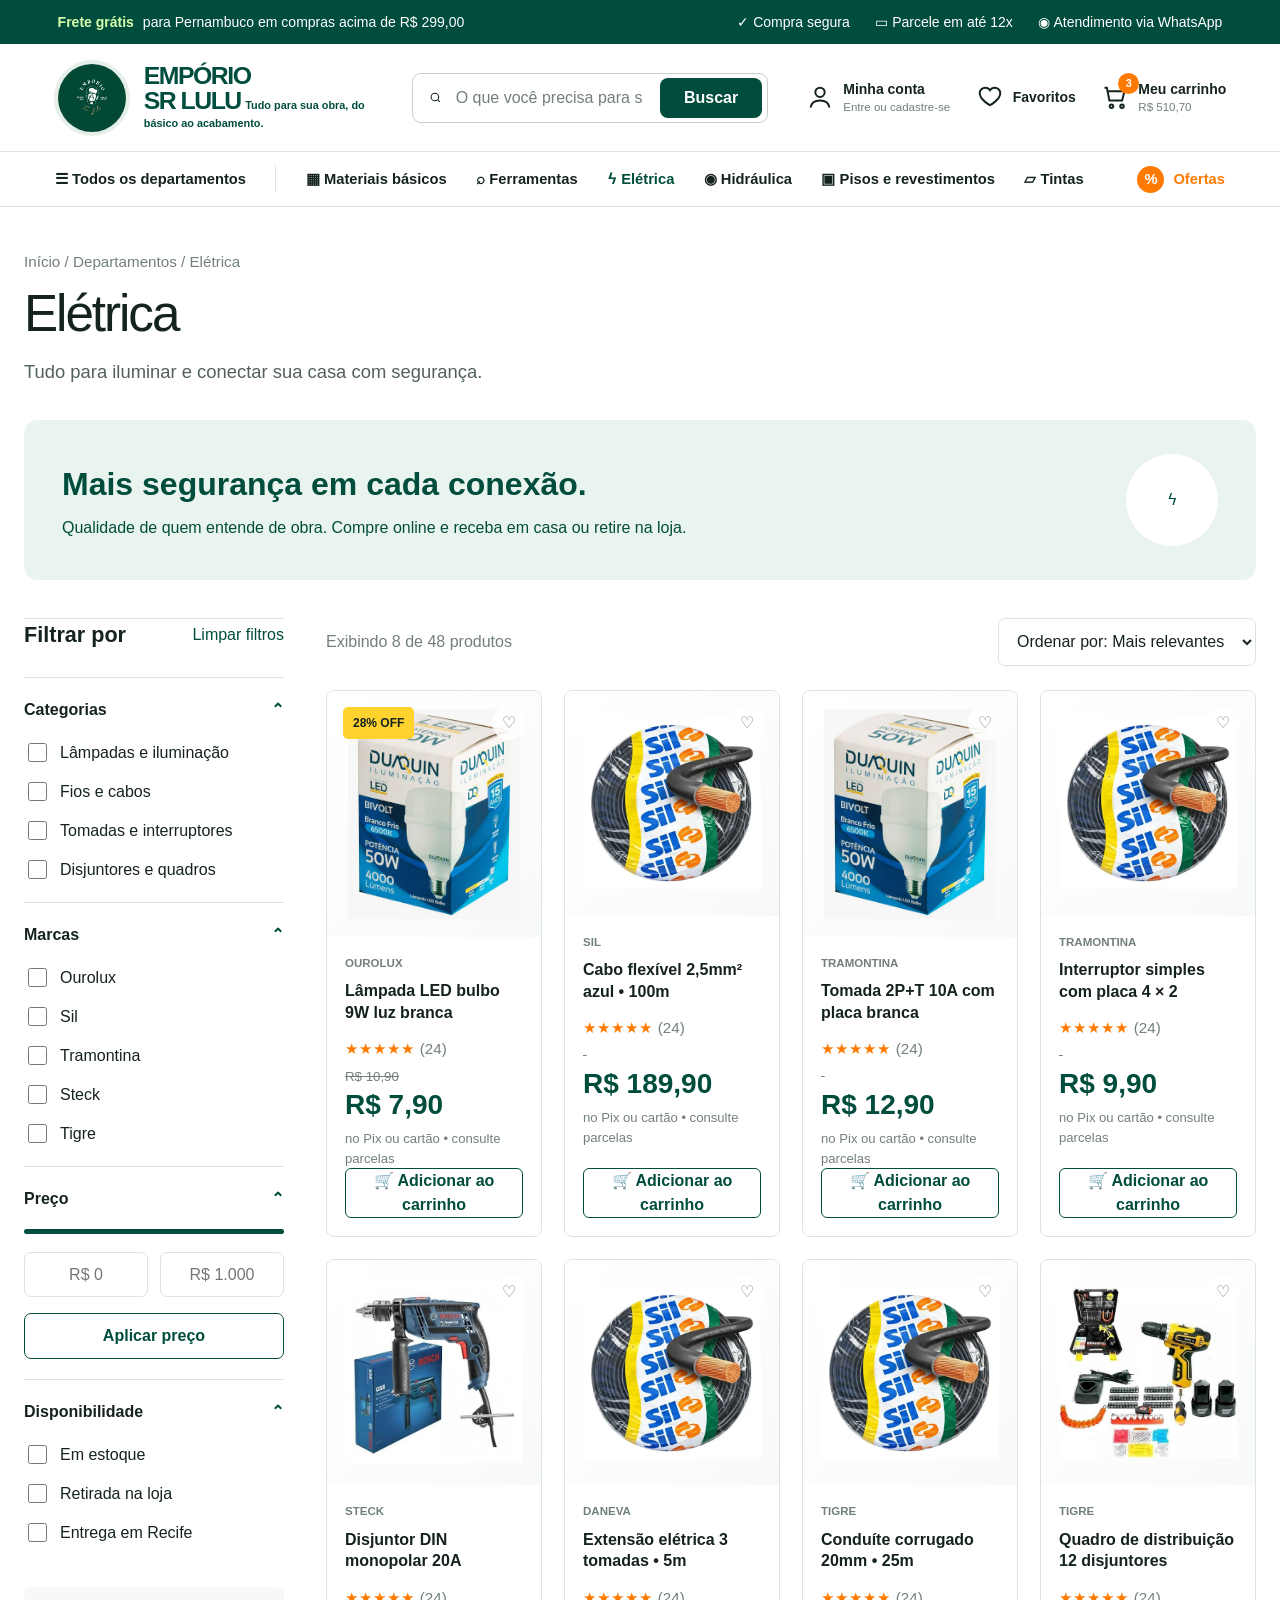
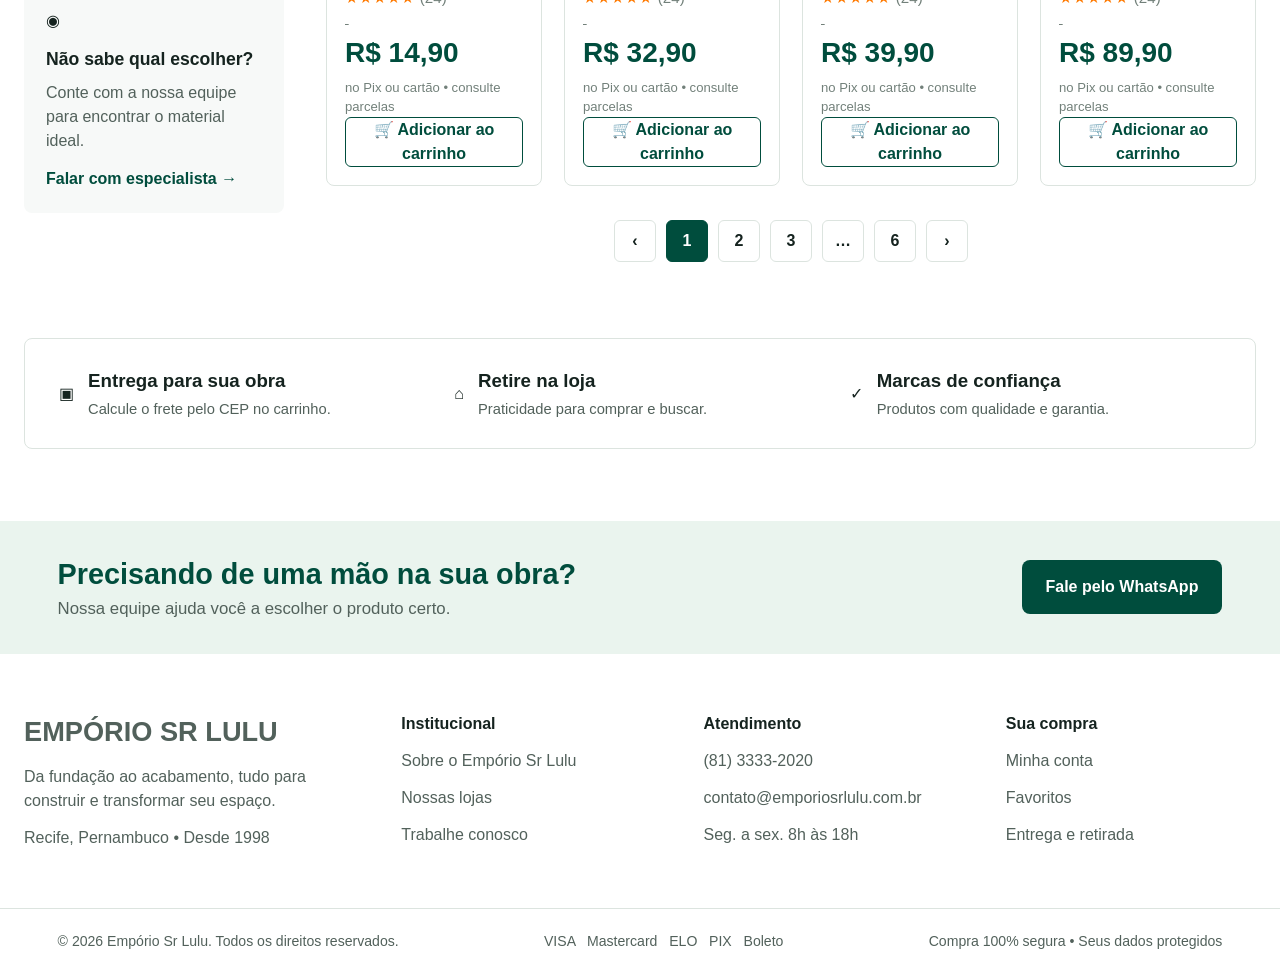
<file: pages/eletrica.html>
<!DOCTYPE html>
<html lang="pt-BR">
  <head>
    <meta charset="UTF-8">
    <meta name="viewport" content="width=device-width, initial-scale=1.0">
    <title>Elétrica | Empório SR Lulu</title>
    <link rel="stylesheet" href="../style/style.css">
  </head>

  <body>
    <div class="top-bar">
      <div class="top-left">
        <div class="top-item"><strong>Frete grátis</strong> para Pernambuco em compras acima de R$ 299,00</div>
      </div>
      <div class="top-right">
        <div class="top-item">✓ Compra segura</div>
        <div class="top-item">▭ Parcele em até 12x</div>
        <div class="top-item">◉ Atendimento via WhatsApp</div>
      </div>
    </div>

    <header>
      <a class="logo" href="../emporio-sr-lulu-organizado.html" aria-label="Página inicial do Empório SR Lulu">
        <span class="logo-circle">
          <img src="../assets/logoLoja.png" alt="Logo Empório SR Lulu">
        </span>
        <span class="logo-text">
          <span class="logo-title">EMPÓRIO<br>SR LULU</span>
          <span class="logo-subtitle">Tudo para sua obra, do básico ao acabamento.</span>
        </span>
      </a>

      <form class="search" action="#" role="search">
        <label class="search-icon" for="search-eletrica">
          <svg viewBox="0 0 24 24" fill="none" stroke="currentColor" stroke-width="2" aria-hidden="true">
            <circle cx="11" cy="11" r="7"/>
            <path d="m20 20-4-4"/>
          </svg>
        </label>
        <input id="search-eletrica" type="search" placeholder="O que você precisa para sua obra?">
        <button type="submit">Buscar</button>
      </form>

      <div class="header-actions">
        <a class="header-action" href="minha-conta.html">
          <span class="action-icon">
            <svg viewBox="0 0 24 24" fill="none" stroke="currentColor" stroke-width="1.7" aria-hidden="true">
              <circle cx="12" cy="8" r="4"/>
              <path d="M4 21c.5-4 3.2-6 8-6s7.5 2 8 6"/>
            </svg>
          </span>
          <span class="header-action-text"><strong>Minha conta</strong><small>Entre ou cadastre-se</small></span>
        </a>
        <a class="header-action" href="favoritos.html">
          <span class="action-icon">
            <svg viewBox="0 0 24 24" fill="none" stroke="currentColor" stroke-width="1.7" aria-hidden="true">
              <path d="M20.8 8.8c0 5.5-8.8 10.2-8.8 10.2S3.2 14.3 3.2 8.8A4.8 4.8 0 018 4c1.7 0 3.2.9 4 2.2A4.8 4.8 0 0116 4a4.8 4.8 0 014.8 4.8z"/>
            </svg>
          </span>
          <span class="header-action-text"><strong>Favoritos</strong></span>
        </a>
        <a class="header-action cart" href="carrinho.html">
          <span class="action-icon">
            <svg viewBox="0 0 24 24" fill="none" stroke="currentColor" stroke-width="1.7" aria-hidden="true">
              <path d="M3 4h2l2.2 11h10.9l2-8H6"/>
              <circle cx="9" cy="20" r="1.5"/>
              <circle cx="18" cy="20" r="1.5"/>
            </svg>
          </span>
          <span class="cart-badge">3</span>
          <span class="header-action-text"><strong>Meu carrinho</strong><small>R$ 510,70</small></span>
        </a>
      </div>
    </header>

    <nav class="navigation" aria-label="Departamentos">
      <div class="nav-menu">
        <a href="../emporio-sr-lulu-organizado.html" class="nav-item">☰ Todos os departamentos</a>
        <span class="nav-separator" aria-hidden="true"></span>
        <a href="../emporio-sr-lulu-organizado.html#categorias" class="nav-item">▦ Materiais básicos</a>
        <a href="../emporio-sr-lulu-organizado.html#categorias" class="nav-item">⌕ Ferramentas</a>
        <a href="eletrica.html" class="nav-item" aria-current="page">ϟ Elétrica</a>
        <a href="../emporio-sr-lulu-organizado.html#categorias" class="nav-item">◉ Hidráulica</a>
        <a href="../emporio-sr-lulu-organizado.html#categorias" class="nav-item">▣ Pisos e revestimentos</a>
        <a href="../emporio-sr-lulu-organizado.html#categorias" class="nav-item">▱ Tintas</a>
        <a href="ofertas.html" class="offers-link"><span class="offer-icon">%</span> Ofertas</a>
      </div>
    </nav>

    <main class="page-main">
      <p class="breadcrumbs"><a href="../emporio-sr-lulu-organizado.html">Início</a> / Departamentos / Elétrica</p>
      <h1 class="page-title">Elétrica</h1>
      <p class="page-subtitle">Tudo para iluminar e conectar sua casa com segurança.</p>

      <section class="catalog-hero" aria-label="Destaque de elétrica">
        <div>
          <h2>Mais segurança em cada conexão.</h2>
          <p>Qualidade de quem entende de obra. Compre online e receba em casa ou retire na loja.</p>
        </div>
        <div class="catalog-hero__icon" aria-hidden="true">ϟ</div>
      </section>

      <div class="catalog-layout">
        <aside class="filters" aria-label="Filtros de produtos">
          <div class="filters-header">
            <h2>Filtrar por</h2>
            <button type="button">Limpar filtros</button>
          </div>

          <details class="filter-group" open>
            <summary>Categorias</summary>
            <div class="filter-options">
              <label class="check-label"><input type="checkbox"> Lâmpadas e iluminação</label>
              <label class="check-label"><input type="checkbox"> Fios e cabos</label>
              <label class="check-label"><input type="checkbox"> Tomadas e interruptores</label>
              <label class="check-label"><input type="checkbox"> Disjuntores e quadros</label>
            </div>
          </details>

          <details class="filter-group" open>
            <summary>Marcas</summary>
            <div class="filter-options">
              <label class="check-label"><input type="checkbox"> Ourolux</label>
              <label class="check-label"><input type="checkbox"> Sil</label>
              <label class="check-label"><input type="checkbox"> Tramontina</label>
              <label class="check-label"><input type="checkbox"> Steck</label>
              <label class="check-label"><input type="checkbox"> Tigre</label>
            </div>
          </details>

          <details class="filter-group" open>
            <summary>Preço</summary>
            <div class="price-range" aria-hidden="true"></div>
            <div class="price-inputs">
              <input type="text" placeholder="R$ 0" aria-label="Preço mínimo">
              <input type="text" placeholder="R$ 1.000" aria-label="Preço máximo">
            </div>
            <button class="button-secondary" type="button" style="width: 100%; margin-top: 16px">Aplicar preço</button>
          </details>

          <details class="filter-group" open>
            <summary>Disponibilidade</summary>
            <div class="filter-options">
              <label class="check-label"><input type="checkbox"> Em estoque</label>
              <label class="check-label"><input type="checkbox"> Retirada na loja</label>
              <label class="check-label"><input type="checkbox"> Entrega em Recife</label>
            </div>
          </details>

          <div class="side-help">
            <div aria-hidden="true">◉</div>
            <h3>Não sabe qual escolher?</h3>
            <p>Conte com a nossa equipe para encontrar o material ideal.</p>
            <a class="text-link" href="#contato">Falar com especialista →</a>
          </div>
        </aside>

        <section class="catalog-content" aria-labelledby="catalogo-title">
          <div class="catalog-toolbar">
            <p id="catalogo-title" class="catalog-count">Exibindo 8 de 48 produtos</p>
            <select class="sort-select" aria-label="Ordenar produtos">
              <option>Ordenar por: Mais relevantes</option>
              <option>Menor preço</option>
              <option>Maior preço</option>
            </select>
          </div>

          <div class="catalog-grid">
            <article class="product-card">
              <span class="product-card__badge">28% OFF</span>
              <button class="favorite-button" type="button" aria-label="Adicionar Lâmpada LED aos favoritos">♡</button>
              <div class="product-card__image"><img src="../assets/lampada.png" alt="Lâmpada LED bulbo 9W"></div>
              <div class="product-card__body">
                <p class="product-card__brand">Ourolux</p>
                <h2 class="product-card__title">Lâmpada LED bulbo 9W luz branca</h2>
                <div class="rating">★★★★★ <span class="reviews">(24)</span></div>
                <div class="old-price">R$ 10,90</div>
                <div class="price">R$ 7,90</div>
                <div class="payment">no Pix ou cartão • consulte parcelas</div>
                <button class="add-cart" type="button">🛒 Adicionar ao carrinho</button>
              </div>
            </article>

            <article class="product-card">
              <button class="favorite-button" type="button" aria-label="Adicionar cabo flexível aos favoritos">♡</button>
              <div class="product-card__image"><img src="../assets/cabos.png" alt="Cabo flexível azul"></div>
              <div class="product-card__body">
                <p class="product-card__brand">Sil</p>
                <h2 class="product-card__title">Cabo flexível 2,5mm² azul • 100m</h2>
                <div class="rating">★★★★★ <span class="reviews">(24)</span></div>
                <div class="old-price">&nbsp;</div>
                <div class="price">R$ 189,90</div>
                <div class="payment">no Pix ou cartão • consulte parcelas</div>
                <button class="add-cart" type="button">🛒 Adicionar ao carrinho</button>
              </div>
            </article>

            <article class="product-card">
              <button class="favorite-button" type="button" aria-label="Adicionar tomada aos favoritos">♡</button>
              <div class="product-card__image"><img src="../assets/lampada.png" alt="Tomada 2P mais T 10A"></div>
              <div class="product-card__body">
                <p class="product-card__brand">Tramontina</p>
                <h2 class="product-card__title">Tomada 2P+T 10A com placa branca</h2>
                <div class="rating">★★★★★ <span class="reviews">(24)</span></div>
                <div class="old-price">&nbsp;</div>
                <div class="price">R$ 12,90</div>
                <div class="payment">no Pix ou cartão • consulte parcelas</div>
                <button class="add-cart" type="button">🛒 Adicionar ao carrinho</button>
              </div>
            </article>

            <article class="product-card">
              <button class="favorite-button" type="button" aria-label="Adicionar interruptor aos favoritos">♡</button>
              <div class="product-card__image"><img src="../assets/cabos.png" alt="Interruptor simples com placa"></div>
              <div class="product-card__body">
                <p class="product-card__brand">Tramontina</p>
                <h2 class="product-card__title">Interruptor simples com placa 4 × 2</h2>
                <div class="rating">★★★★★ <span class="reviews">(24)</span></div>
                <div class="old-price">&nbsp;</div>
                <div class="price">R$ 9,90</div>
                <div class="payment">no Pix ou cartão • consulte parcelas</div>
                <button class="add-cart" type="button">🛒 Adicionar ao carrinho</button>
              </div>
            </article>

            <article class="product-card">
              <button class="favorite-button" type="button" aria-label="Adicionar disjuntor aos favoritos">♡</button>
              <div class="product-card__image"><img src="../assets/furadeira650.png" alt="Disjuntor DIN monopolar"></div>
              <div class="product-card__body">
                <p class="product-card__brand">Steck</p>
                <h2 class="product-card__title">Disjuntor DIN monopolar 20A</h2>
                <div class="rating">★★★★★ <span class="reviews">(24)</span></div>
                <div class="old-price">&nbsp;</div>
                <div class="price">R$ 14,90</div>
                <div class="payment">no Pix ou cartão • consulte parcelas</div>
                <button class="add-cart" type="button">🛒 Adicionar ao carrinho</button>
              </div>
            </article>

            <article class="product-card">
              <button class="favorite-button" type="button" aria-label="Adicionar extensão aos favoritos">♡</button>
              <div class="product-card__image"><img src="../assets/cabos.png" alt="Extensão elétrica de 5 metros"></div>
              <div class="product-card__body">
                <p class="product-card__brand">Daneva</p>
                <h2 class="product-card__title">Extensão elétrica 3 tomadas • 5m</h2>
                <div class="rating">★★★★★ <span class="reviews">(24)</span></div>
                <div class="old-price">&nbsp;</div>
                <div class="price">R$ 32,90</div>
                <div class="payment">no Pix ou cartão • consulte parcelas</div>
                <button class="add-cart" type="button">🛒 Adicionar ao carrinho</button>
              </div>
            </article>

            <article class="product-card">
              <button class="favorite-button" type="button" aria-label="Adicionar conduíte aos favoritos">♡</button>
              <div class="product-card__image"><img src="../assets/cabos.png" alt="Conduíte corrugado amarelo"></div>
              <div class="product-card__body">
                <p class="product-card__brand">Tigre</p>
                <h2 class="product-card__title">Conduíte corrugado 20mm • 25m</h2>
                <div class="rating">★★★★★ <span class="reviews">(24)</span></div>
                <div class="old-price">&nbsp;</div>
                <div class="price">R$ 39,90</div>
                <div class="payment">no Pix ou cartão • consulte parcelas</div>
                <button class="add-cart" type="button">🛒 Adicionar ao carrinho</button>
              </div>
            </article>

            <article class="product-card">
              <button class="favorite-button" type="button" aria-label="Adicionar quadro de distribuição aos favoritos">♡</button>
              <div class="product-card__image"><img src="../assets/furadeira.png" alt="Quadro de distribuição com 12 disjuntores"></div>
              <div class="product-card__body">
                <p class="product-card__brand">Tigre</p>
                <h2 class="product-card__title">Quadro de distribuição 12 disjuntores</h2>
                <div class="rating">★★★★★ <span class="reviews">(24)</span></div>
                <div class="old-price">&nbsp;</div>
                <div class="price">R$ 89,90</div>
                <div class="payment">no Pix ou cartão • consulte parcelas</div>
                <button class="add-cart" type="button">🛒 Adicionar ao carrinho</button>
              </div>
            </article>
          </div>

          <nav class="pagination" aria-label="Paginação">
            <a href="#" aria-label="Página anterior">‹</a>
            <span class="is-current">1</span>
            <a href="#">2</a>
            <a href="#">3</a>
            <a href="#">…</a>
            <a href="#">6</a>
            <a href="#" aria-label="Próxima página">›</a>
          </nav>
        </section>
      </div>

      <section class="benefit-strip" aria-label="Benefícios de compra">
        <div class="benefit-strip__item">
          <span aria-hidden="true">▣</span>
          <div><h3>Entrega para sua obra</h3><p>Calcule o frete pelo CEP no carrinho.</p></div>
        </div>
        <div class="benefit-strip__item">
          <span aria-hidden="true">⌂</span>
          <div><h3>Retire na loja</h3><p>Praticidade para comprar e buscar.</p></div>
        </div>
        <div class="benefit-strip__item">
          <span aria-hidden="true">✓</span>
          <div><h3>Marcas de confiança</h3><p>Produtos com qualidade e garantia.</p></div>
        </div>
      </section>
    </main>

    <section class="support-cta" id="contato">
      <div><h2>Precisando de uma mão na sua obra?</h2><p>Nossa equipe ajuda você a escolher o produto certo.</p></div>
      <a class="button-primary" href="https://wa.me/558133332020">Fale pelo WhatsApp</a>
    </section>

    <footer class="footer">
      <div class="footer-container">
        <div class="footer-box">
          <p class="footer-brand">EMPÓRIO SR LULU</p>
          <p>Da fundação ao acabamento, tudo para construir e transformar seu espaço.</p>
          <p>Recife, Pernambuco • Desde 1998</p>
        </div>
        <div class="footer-box">
          <h3>Institucional</h3>
          <a href="../emporio-sr-lulu-organizado.html">Sobre o Empório Sr Lulu</a>
          <a href="../emporio-sr-lulu-organizado.html">Nossas lojas</a>
          <a href="../emporio-sr-lulu-organizado.html">Trabalhe conosco</a>
        </div>
        <div class="footer-box">
          <h3>Atendimento</h3>
          <p>(81) 3333-2020</p>
          <a href="mailto:contato@emporiosrlulu.com.br">contato@emporiosrlulu.com.br</a>
          <p>Seg. a sex. 8h às 18h</p>
        </div>
        <div class="footer-box">
          <h3>Sua compra</h3>
          <a href="minha-conta.html">Minha conta</a>
          <a href="favoritos.html">Favoritos</a>
          <a href="carrinho.html">Entrega e retirada</a>
        </div>
      </div>
      <div class="footer-bottom">
        <span>© 2026 Empório Sr Lulu. Todos os direitos reservados.</span>
        <span>VISA &nbsp; Mastercard &nbsp; ELO &nbsp; PIX &nbsp; Boleto</span>
        <span>Compra 100% segura • Seus dados protegidos</span>
      </div>
    </footer>
  </body>
</html>
</file>
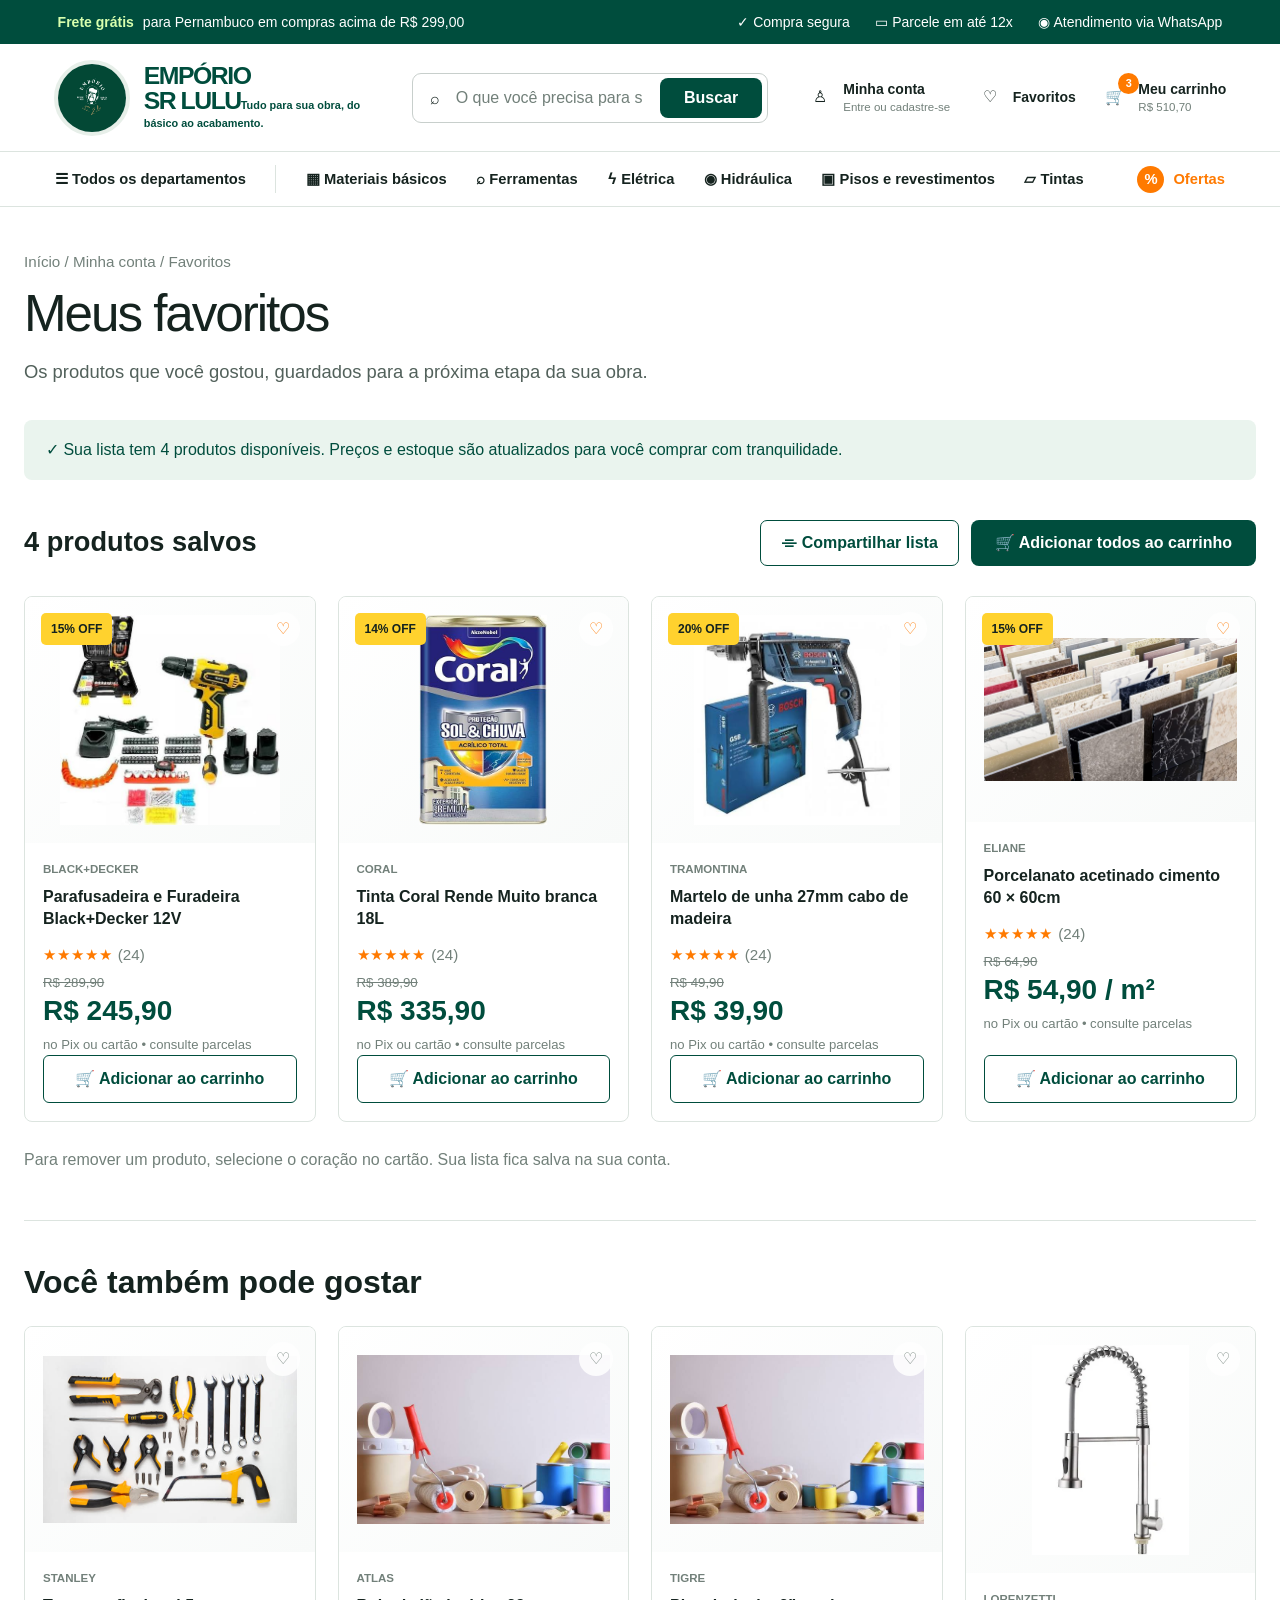
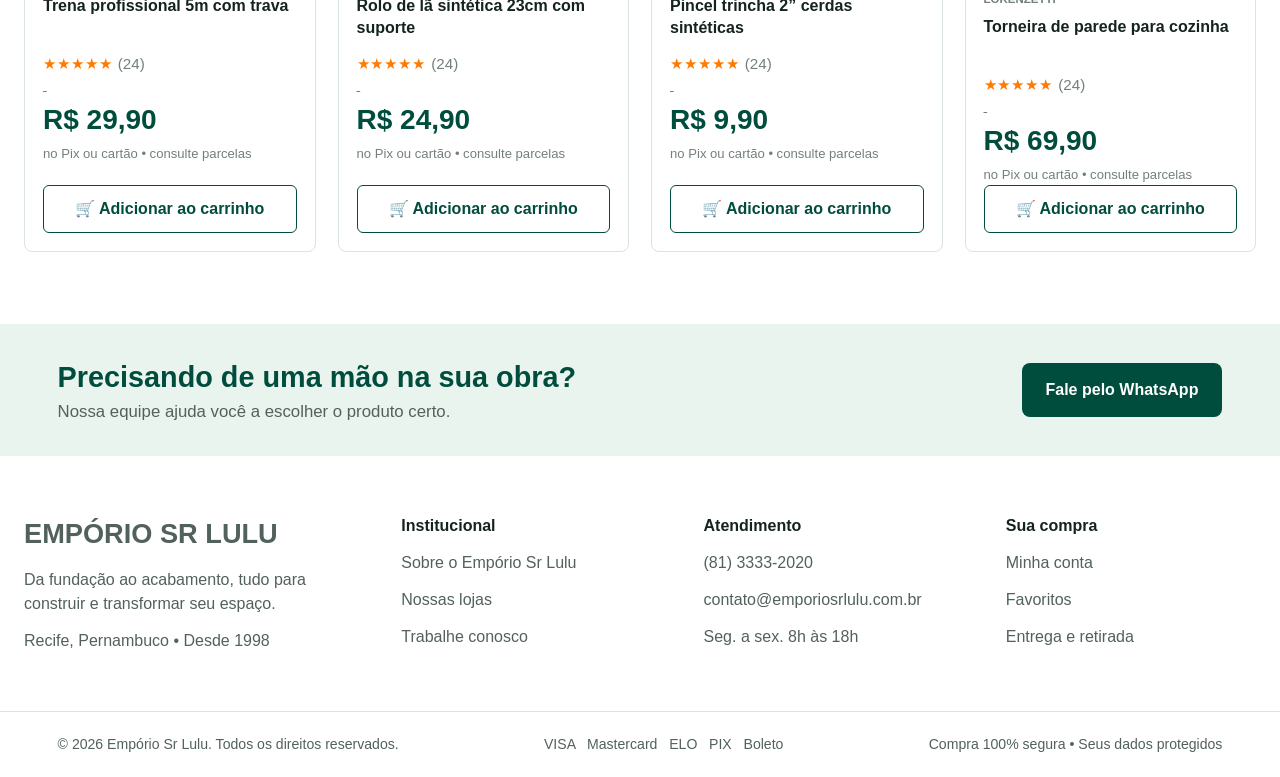
<file: pages/favoritos.html>
<!DOCTYPE html>
<html lang="pt-BR">
  <head>
    <meta charset="UTF-8">
    <meta name="viewport" content="width=device-width, initial-scale=1.0">
    <title>Favoritos | Empório SR Lulu</title>
    <link rel="stylesheet" href="../style/style.css">
  </head>

  <body>
    <div class="top-bar">
      <div class="top-left"><div class="top-item"><strong>Frete grátis</strong> para Pernambuco em compras acima de R$ 299,00</div></div>
      <div class="top-right">
        <div class="top-item">✓ Compra segura</div>
        <div class="top-item">▭ Parcele em até 12x</div>
        <div class="top-item">◉ Atendimento via WhatsApp</div>
      </div>
    </div>

    <header>
      <a class="logo" href="../emporio-sr-lulu-organizado.html" aria-label="Página inicial do Empório SR Lulu">
        <span class="logo-circle"><img src="../assets/logoLoja.png" alt="Logo Empório SR Lulu"></span>
        <span class="logo-text"><span class="logo-title">EMPÓRIO<br>SR LULU</span><span class="logo-subtitle">Tudo para sua obra, do básico ao acabamento.</span></span>
      </a>

      <form class="search" action="#" role="search">
        <label class="search-icon" for="search-favoritos">⌕</label>
        <input id="search-favoritos" type="search" placeholder="O que você precisa para sua obra?">
        <button type="submit">Buscar</button>
      </form>

      <div class="header-actions">
        <a class="header-action" href="minha-conta.html"><span class="action-icon">♙</span><span class="header-action-text"><strong>Minha conta</strong><small>Entre ou cadastre-se</small></span></a>
        <a class="header-action" href="favoritos.html" aria-current="page"><span class="action-icon">♡</span><span class="header-action-text"><strong>Favoritos</strong></span></a>
        <a class="header-action cart" href="carrinho.html"><span class="action-icon">🛒</span><span class="cart-badge">3</span><span class="header-action-text"><strong>Meu carrinho</strong><small>R$ 510,70</small></span></a>
      </div>
    </header>

    <nav class="navigation" aria-label="Departamentos">
      <div class="nav-menu">
        <a href="../emporio-sr-lulu-organizado.html" class="nav-item">☰ Todos os departamentos</a>
        <span class="nav-separator" aria-hidden="true"></span>
        <a href="../emporio-sr-lulu-organizado.html#categorias" class="nav-item">▦ Materiais básicos</a>
        <a href="../emporio-sr-lulu-organizado.html#categorias" class="nav-item">⌕ Ferramentas</a>
        <a href="eletrica.html" class="nav-item">ϟ Elétrica</a>
        <a href="../emporio-sr-lulu-organizado.html#categorias" class="nav-item">◉ Hidráulica</a>
        <a href="../emporio-sr-lulu-organizado.html#categorias" class="nav-item">▣ Pisos e revestimentos</a>
        <a href="../emporio-sr-lulu-organizado.html#categorias" class="nav-item">▱ Tintas</a>
        <a href="ofertas.html" class="offers-link"><span class="offer-icon">%</span> Ofertas</a>
      </div>
    </nav>

    <main class="page-main">
      <p class="breadcrumbs"><a href="../emporio-sr-lulu-organizado.html">Início</a> / <a href="minha-conta.html">Minha conta</a> / Favoritos</p>
      <h1 class="page-title">Meus favoritos</h1>
      <p class="page-subtitle">Os produtos que você gostou, guardados para a próxima etapa da sua obra.</p>

      <div class="info-banner wishlist-notice">✓ Sua lista tem 4 produtos disponíveis. Preços e estoque são atualizados para você comprar com tranquilidade.</div>

      <section aria-labelledby="favoritos-salvos">
        <div class="wishlist-actions">
          <h2 id="favoritos-salvos">4 produtos salvos</h2>
          <div class="wishlist-actions__buttons">
            <button class="button-secondary" type="button">⌯ Compartilhar lista</button>
            <button class="button-primary" type="button">🛒 Adicionar todos ao carrinho</button>
          </div>
        </div>

        <div class="products">
          <article class="product-card">
            <span class="product-card__badge">15% OFF</span>
            <button class="favorite-button is-active" type="button" aria-label="Remover furadeira dos favoritos">♡</button>
            <div class="product-card__image"><img src="../assets/furadeira.png" alt="Parafusadeira e Furadeira Black+Decker 12V"></div>
            <div class="product-card__body">
              <p class="product-card__brand">Black+Decker</p>
              <h2 class="product-card__title">Parafusadeira e Furadeira Black+Decker 12V</h2>
              <div class="rating">★★★★★ <span class="reviews">(24)</span></div>
              <div class="old-price">R$ 289,90</div>
              <div class="price">R$ 245,90</div>
              <div class="payment">no Pix ou cartão • consulte parcelas</div>
              <button class="add-cart" type="button">🛒 Adicionar ao carrinho</button>
            </div>
          </article>

          <article class="product-card">
            <span class="product-card__badge">14% OFF</span>
            <button class="favorite-button is-active" type="button" aria-label="Remover tinta dos favoritos">♡</button>
            <div class="product-card__image"><img src="../assets/tintaCoral.png" alt="Tinta Coral Rende Muito branca 18L"></div>
            <div class="product-card__body">
              <p class="product-card__brand">Coral</p>
              <h2 class="product-card__title">Tinta Coral Rende Muito branca 18L</h2>
              <div class="rating">★★★★★ <span class="reviews">(24)</span></div>
              <div class="old-price">R$ 389,90</div>
              <div class="price">R$ 335,90</div>
              <div class="payment">no Pix ou cartão • consulte parcelas</div>
              <button class="add-cart" type="button">🛒 Adicionar ao carrinho</button>
            </div>
          </article>

          <article class="product-card">
            <span class="product-card__badge">20% OFF</span>
            <button class="favorite-button is-active" type="button" aria-label="Remover martelo dos favoritos">♡</button>
            <div class="product-card__image"><img src="../assets/furadeira650.png" alt="Martelo de unha com cabo de madeira"></div>
            <div class="product-card__body">
              <p class="product-card__brand">Tramontina</p>
              <h2 class="product-card__title">Martelo de unha 27mm cabo de madeira</h2>
              <div class="rating">★★★★★ <span class="reviews">(24)</span></div>
              <div class="old-price">R$ 49,90</div>
              <div class="price">R$ 39,90</div>
              <div class="payment">no Pix ou cartão • consulte parcelas</div>
              <button class="add-cart" type="button">🛒 Adicionar ao carrinho</button>
            </div>
          </article>

          <article class="product-card">
            <span class="product-card__badge">15% OFF</span>
            <button class="favorite-button is-active" type="button" aria-label="Remover porcelanato dos favoritos">♡</button>
            <div class="product-card__image"><img src="../assets/pisos.png" alt="Porcelanato acetinado cimento 60 por 60 centímetros"></div>
            <div class="product-card__body">
              <p class="product-card__brand">Eliane</p>
              <h2 class="product-card__title">Porcelanato acetinado cimento 60 × 60cm</h2>
              <div class="rating">★★★★★ <span class="reviews">(24)</span></div>
              <div class="old-price">R$ 64,90</div>
              <div class="price">R$ 54,90 / m²</div>
              <div class="payment">no Pix ou cartão • consulte parcelas</div>
              <button class="add-cart" type="button">🛒 Adicionar ao carrinho</button>
            </div>
          </article>
        </div>
      </section>

      <p class="wishlist-footnote">Para remover um produto, selecione o coração no cartão. Sua lista fica salva na sua conta.</p>

      <section class="recommendations" aria-labelledby="recomendacoes">
        <h2 class="section-title" id="recomendacoes">Você também pode gostar</h2>
        <div class="recommendation-grid">
          <article class="product-card">
            <button class="favorite-button" type="button" aria-label="Adicionar trena aos favoritos">♡</button>
            <div class="product-card__image"><img src="../assets/ferramentas.png" alt="Trena profissional 5 metros"></div>
            <div class="product-card__body">
              <p class="product-card__brand">Stanley</p>
              <h3 class="product-card__title">Trena profissional 5m com trava</h3>
              <div class="rating">★★★★★ <span class="reviews">(24)</span></div>
              <div class="old-price">&nbsp;</div><div class="price">R$ 29,90</div>
              <div class="payment">no Pix ou cartão • consulte parcelas</div>
              <button class="add-cart" type="button">🛒 Adicionar ao carrinho</button>
            </div>
          </article>

          <article class="product-card">
            <button class="favorite-button" type="button" aria-label="Adicionar rolo aos favoritos">♡</button>
            <div class="product-card__image"><img src="../assets/materialPintura.png" alt="Rolo de lã sintética"></div>
            <div class="product-card__body">
              <p class="product-card__brand">Atlas</p>
              <h3 class="product-card__title">Rolo de lã sintética 23cm com suporte</h3>
              <div class="rating">★★★★★ <span class="reviews">(24)</span></div>
              <div class="old-price">&nbsp;</div><div class="price">R$ 24,90</div>
              <div class="payment">no Pix ou cartão • consulte parcelas</div>
              <button class="add-cart" type="button">🛒 Adicionar ao carrinho</button>
            </div>
          </article>

          <article class="product-card">
            <button class="favorite-button" type="button" aria-label="Adicionar pincel aos favoritos">♡</button>
            <div class="product-card__image"><img src="../assets/materialPintura.png" alt="Pincel trincha de cerdas sintéticas"></div>
            <div class="product-card__body">
              <p class="product-card__brand">Tigre</p>
              <h3 class="product-card__title">Pincel trincha 2” cerdas sintéticas</h3>
              <div class="rating">★★★★★ <span class="reviews">(24)</span></div>
              <div class="old-price">&nbsp;</div><div class="price">R$ 9,90</div>
              <div class="payment">no Pix ou cartão • consulte parcelas</div>
              <button class="add-cart" type="button">🛒 Adicionar ao carrinho</button>
            </div>
          </article>

          <article class="product-card">
            <button class="favorite-button" type="button" aria-label="Adicionar torneira aos favoritos">♡</button>
            <div class="product-card__image"><img src="../assets/torneiraMono.png" alt="Torneira de parede para cozinha"></div>
            <div class="product-card__body">
              <p class="product-card__brand">Lorenzetti</p>
              <h3 class="product-card__title">Torneira de parede para cozinha</h3>
              <div class="rating">★★★★★ <span class="reviews">(24)</span></div>
              <div class="old-price">&nbsp;</div><div class="price">R$ 69,90</div>
              <div class="payment">no Pix ou cartão • consulte parcelas</div>
              <button class="add-cart" type="button">🛒 Adicionar ao carrinho</button>
            </div>
          </article>
        </div>
      </section>
    </main>

    <section class="support-cta" id="contato">
      <div><h2>Precisando de uma mão na sua obra?</h2><p>Nossa equipe ajuda você a escolher o produto certo.</p></div>
      <a class="button-primary" href="https://wa.me/558133332020">Fale pelo WhatsApp</a>
    </section>

    <footer class="footer">
      <div class="footer-container">
        <div class="footer-box"><p class="footer-brand">EMPÓRIO SR LULU</p><p>Da fundação ao acabamento, tudo para construir e transformar seu espaço.</p><p>Recife, Pernambuco • Desde 1998</p></div>
        <div class="footer-box"><h3>Institucional</h3><a href="../emporio-sr-lulu-organizado.html">Sobre o Empório Sr Lulu</a><a href="../emporio-sr-lulu-organizado.html">Nossas lojas</a><a href="../emporio-sr-lulu-organizado.html">Trabalhe conosco</a></div>
        <div class="footer-box"><h3>Atendimento</h3><p>(81) 3333-2020</p><a href="mailto:contato@emporiosrlulu.com.br">contato@emporiosrlulu.com.br</a><p>Seg. a sex. 8h às 18h</p></div>
        <div class="footer-box"><h3>Sua compra</h3><a href="minha-conta.html">Minha conta</a><a href="favoritos.html">Favoritos</a><a href="carrinho.html">Entrega e retirada</a></div>
      </div>
      <div class="footer-bottom"><span>© 2026 Empório Sr Lulu. Todos os direitos reservados.</span><span>VISA &nbsp; Mastercard &nbsp; ELO &nbsp; PIX &nbsp; Boleto</span><span>Compra 100% segura • Seus dados protegidos</span></div>
    </footer>
  </body>
</html>
</file>
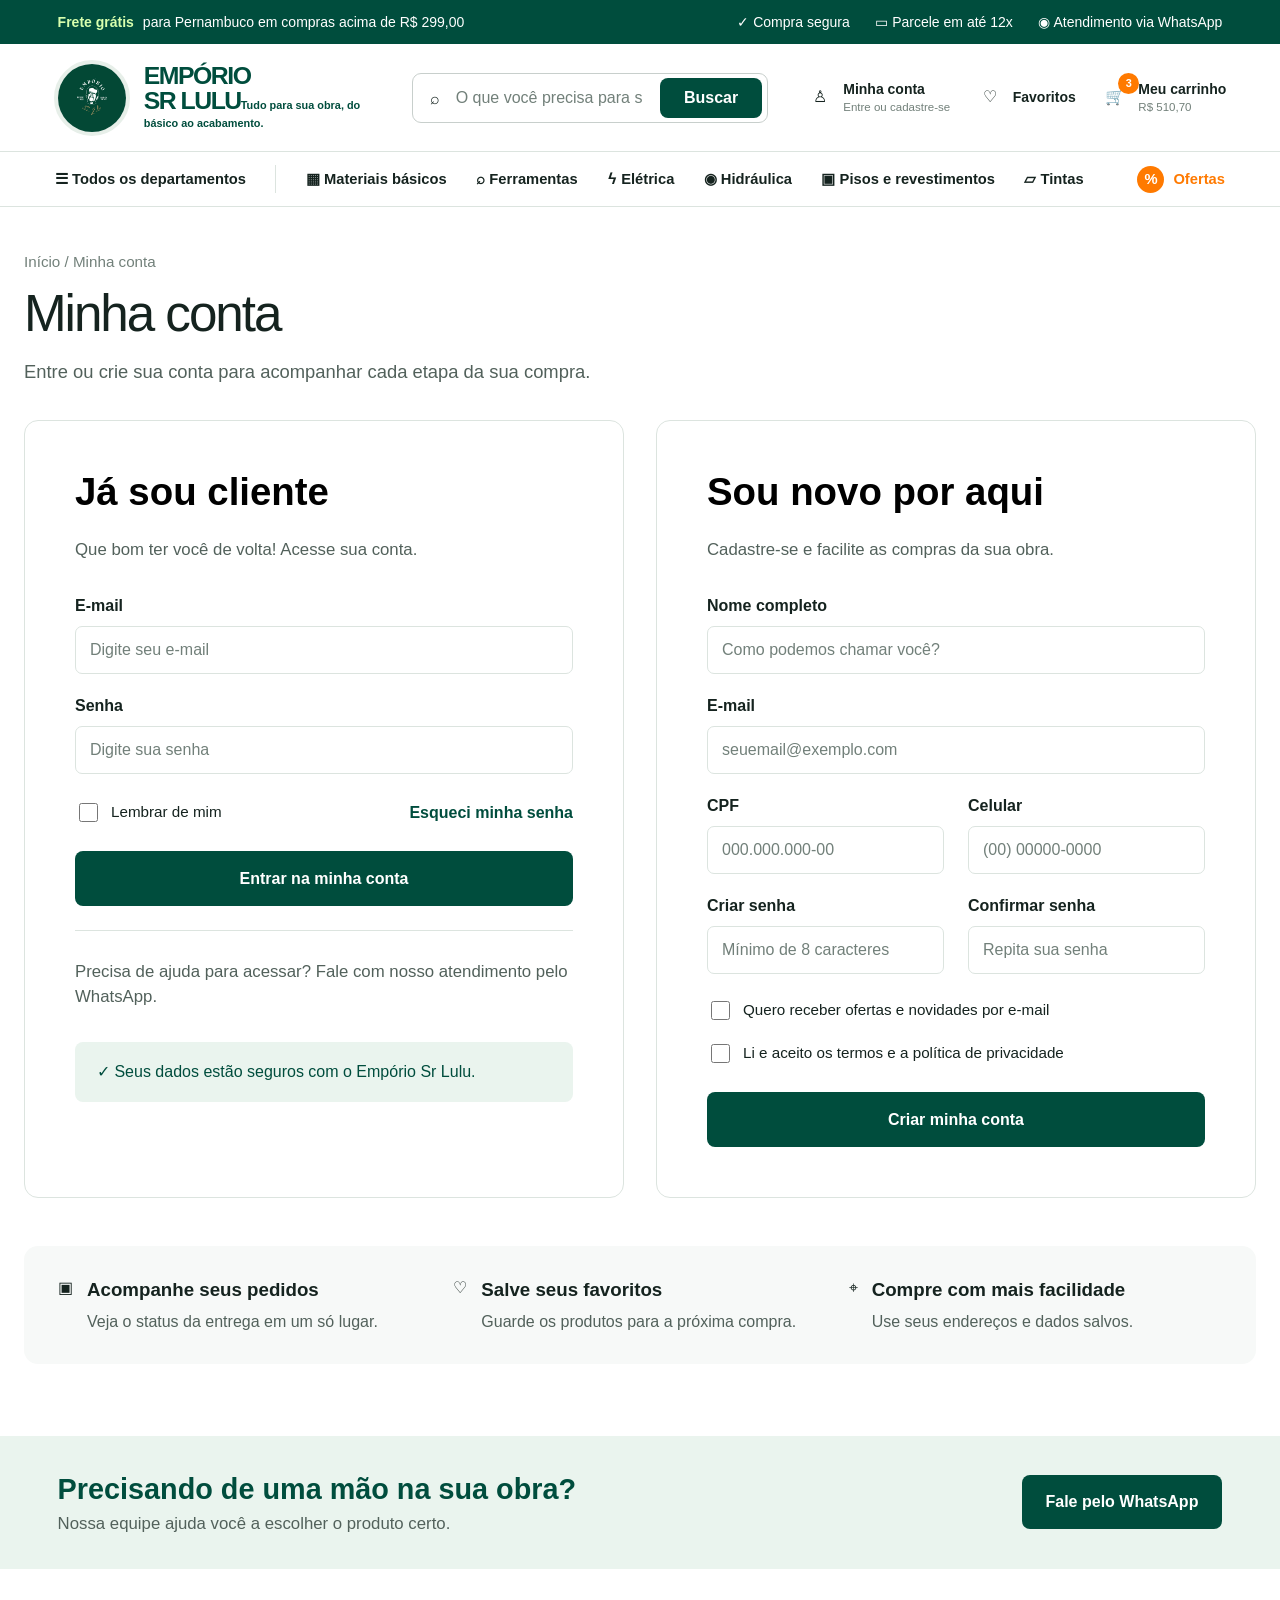
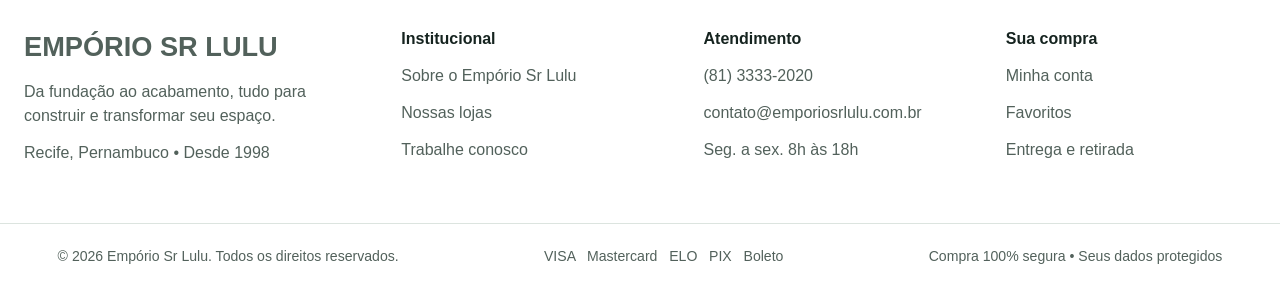
<file: pages/minha-conta.html>
<!DOCTYPE html>
<html lang="pt-BR">
  <head>
    <meta charset="UTF-8">
    <meta name="viewport" content="width=device-width, initial-scale=1.0">
    <title>Minha conta | Empório SR Lulu</title>
    <link rel="stylesheet" href="../style/style.css">
  </head>

  <body>
    <div class="top-bar">
      <div class="top-left"><div class="top-item"><strong>Frete grátis</strong> para Pernambuco em compras acima de R$ 299,00</div></div>
      <div class="top-right"><div class="top-item">✓ Compra segura</div><div class="top-item">▭ Parcele em até 12x</div><div class="top-item">◉ Atendimento via WhatsApp</div></div>
    </div>

    <header>
      <a class="logo" href="../emporio-sr-lulu-organizado.html" aria-label="Página inicial do Empório SR Lulu">
        <span class="logo-circle"><img src="../assets/logoLoja.png" alt="Logo Empório SR Lulu"></span>
        <span class="logo-text"><span class="logo-title">EMPÓRIO<br>SR LULU</span><span class="logo-subtitle">Tudo para sua obra, do básico ao acabamento.</span></span>
      </a>
      <form class="search" action="#" role="search">
        <label class="search-icon" for="search-conta">⌕</label>
        <input id="search-conta" type="search" placeholder="O que você precisa para sua obra?">
        <button type="submit">Buscar</button>
      </form>
      <div class="header-actions">
        <a class="header-action" href="minha-conta.html" aria-current="page"><span class="action-icon">♙</span><span class="header-action-text"><strong>Minha conta</strong><small>Entre ou cadastre-se</small></span></a>
        <a class="header-action" href="favoritos.html"><span class="action-icon">♡</span><span class="header-action-text"><strong>Favoritos</strong></span></a>
        <a class="header-action cart" href="carrinho.html"><span class="action-icon">🛒</span><span class="cart-badge">3</span><span class="header-action-text"><strong>Meu carrinho</strong><small>R$ 510,70</small></span></a>
      </div>
    </header>

    <nav class="navigation" aria-label="Departamentos">
      <div class="nav-menu">
        <a href="../emporio-sr-lulu-organizado.html" class="nav-item">☰ Todos os departamentos</a><span class="nav-separator" aria-hidden="true"></span>
        <a href="../emporio-sr-lulu-organizado.html#categorias" class="nav-item">▦ Materiais básicos</a>
        <a href="../emporio-sr-lulu-organizado.html#categorias" class="nav-item">⌕ Ferramentas</a>
        <a href="eletrica.html" class="nav-item">ϟ Elétrica</a>
        <a href="../emporio-sr-lulu-organizado.html#categorias" class="nav-item">◉ Hidráulica</a>
        <a href="../emporio-sr-lulu-organizado.html#categorias" class="nav-item">▣ Pisos e revestimentos</a>
        <a href="../emporio-sr-lulu-organizado.html#categorias" class="nav-item">▱ Tintas</a>
        <a href="ofertas.html" class="offers-link"><span class="offer-icon">%</span> Ofertas</a>
      </div>
    </nav>

    <main class="page-main">
      <p class="breadcrumbs"><a href="../emporio-sr-lulu-organizado.html">Início</a> / Minha conta</p>
      <h1 class="page-title">Minha conta</h1>
      <p class="page-subtitle">Entre ou crie sua conta para acompanhar cada etapa da sua compra.</p>

      <div class="account-layout">
        <section class="account-panel" aria-labelledby="entrar-title">
          <h2 id="entrar-title">Já sou cliente</h2>
          <p>Que bom ter você de volta! Acesse sua conta.</p>

          <form action="#">
            <div class="form-grid">
              <div class="field is-full">
                <label for="login-email">E-mail</label>
                <input id="login-email" type="email" autocomplete="email" placeholder="Digite seu e-mail">
              </div>
              <div class="field is-full">
                <label for="login-password">Senha</label>
                <input id="login-password" type="password" autocomplete="current-password" placeholder="Digite sua senha">
              </div>
            </div>
            <div class="form-row">
              <label class="check-label"><input type="checkbox"> Lembrar de mim</label>
              <a class="text-link" href="#">Esqueci minha senha</a>
            </div>
            <button class="button-primary" type="submit">Entrar na minha conta</button>
          </form>

          <p class="account-help">Precisa de ajuda para acessar? Fale com nosso atendimento pelo WhatsApp.</p>
          <div class="notice account-security">✓ Seus dados estão seguros com o Empório Sr Lulu.</div>
        </section>

        <section class="account-panel" aria-labelledby="cadastro-title">
          <h2 id="cadastro-title">Sou novo por aqui</h2>
          <p>Cadastre-se e facilite as compras da sua obra.</p>

          <form action="#">
            <div class="form-grid">
              <div class="field is-full">
                <label for="register-name">Nome completo</label>
                <input id="register-name" type="text" autocomplete="name" placeholder="Como podemos chamar você?">
              </div>
              <div class="field is-full">
                <label for="register-email">E-mail</label>
                <input id="register-email" type="email" autocomplete="email" placeholder="seuemail@exemplo.com">
              </div>
              <div class="field">
                <label for="register-cpf">CPF</label>
                <input id="register-cpf" type="text" inputmode="numeric" placeholder="000.000.000-00">
              </div>
              <div class="field">
                <label for="register-phone">Celular</label>
                <input id="register-phone" type="tel" autocomplete="tel" placeholder="(00) 00000-0000">
              </div>
              <div class="field">
                <label for="register-password">Criar senha</label>
                <input id="register-password" type="password" autocomplete="new-password" placeholder="Mínimo de 8 caracteres">
              </div>
              <div class="field">
                <label for="register-password-confirm">Confirmar senha</label>
                <input id="register-password-confirm" type="password" autocomplete="new-password" placeholder="Repita sua senha">
              </div>
            </div>
            <div class="form-row" style="margin: 24px 0 18px">
              <label class="check-label"><input type="checkbox"> Quero receber ofertas e novidades por e-mail</label>
            </div>
            <div class="form-row" style="margin: 0 0 26px">
              <label class="check-label"><input type="checkbox" required> Li e aceito os termos e a política de privacidade</label>
            </div>
            <button class="button-primary" type="submit">Criar minha conta</button>
          </form>
        </section>
      </div>

      <section class="account-benefits" aria-label="Benefícios de ter uma conta">
        <div class="account-benefit">
          <span aria-hidden="true">▣</span>
          <div><h3>Acompanhe seus pedidos</h3><p>Veja o status da entrega em um só lugar.</p></div>
        </div>
        <div class="account-benefit">
          <span aria-hidden="true">♡</span>
          <div><h3>Salve seus favoritos</h3><p>Guarde os produtos para a próxima compra.</p></div>
        </div>
        <div class="account-benefit">
          <span aria-hidden="true">⌖</span>
          <div><h3>Compre com mais facilidade</h3><p>Use seus endereços e dados salvos.</p></div>
        </div>
      </section>
    </main>

    <section class="support-cta" id="contato">
      <div><h2>Precisando de uma mão na sua obra?</h2><p>Nossa equipe ajuda você a escolher o produto certo.</p></div>
      <a class="button-primary" href="https://wa.me/558133332020">Fale pelo WhatsApp</a>
    </section>

    <footer class="footer">
      <div class="footer-container">
        <div class="footer-box"><p class="footer-brand">EMPÓRIO SR LULU</p><p>Da fundação ao acabamento, tudo para construir e transformar seu espaço.</p><p>Recife, Pernambuco • Desde 1998</p></div>
        <div class="footer-box"><h3>Institucional</h3><a href="../emporio-sr-lulu-organizado.html">Sobre o Empório Sr Lulu</a><a href="../emporio-sr-lulu-organizado.html">Nossas lojas</a><a href="../emporio-sr-lulu-organizado.html">Trabalhe conosco</a></div>
        <div class="footer-box"><h3>Atendimento</h3><p>(81) 3333-2020</p><a href="mailto:contato@emporiosrlulu.com.br">contato@emporiosrlulu.com.br</a><p>Seg. a sex. 8h às 18h</p></div>
        <div class="footer-box"><h3>Sua compra</h3><a href="minha-conta.html">Minha conta</a><a href="favoritos.html">Favoritos</a><a href="carrinho.html">Entrega e retirada</a></div>
      </div>
      <div class="footer-bottom"><span>© 2026 Empório Sr Lulu. Todos os direitos reservados.</span><span>VISA &nbsp; Mastercard &nbsp; ELO &nbsp; PIX &nbsp; Boleto</span><span>Compra 100% segura • Seus dados protegidos</span></div>
    </footer>
  </body>
</html>
</file>
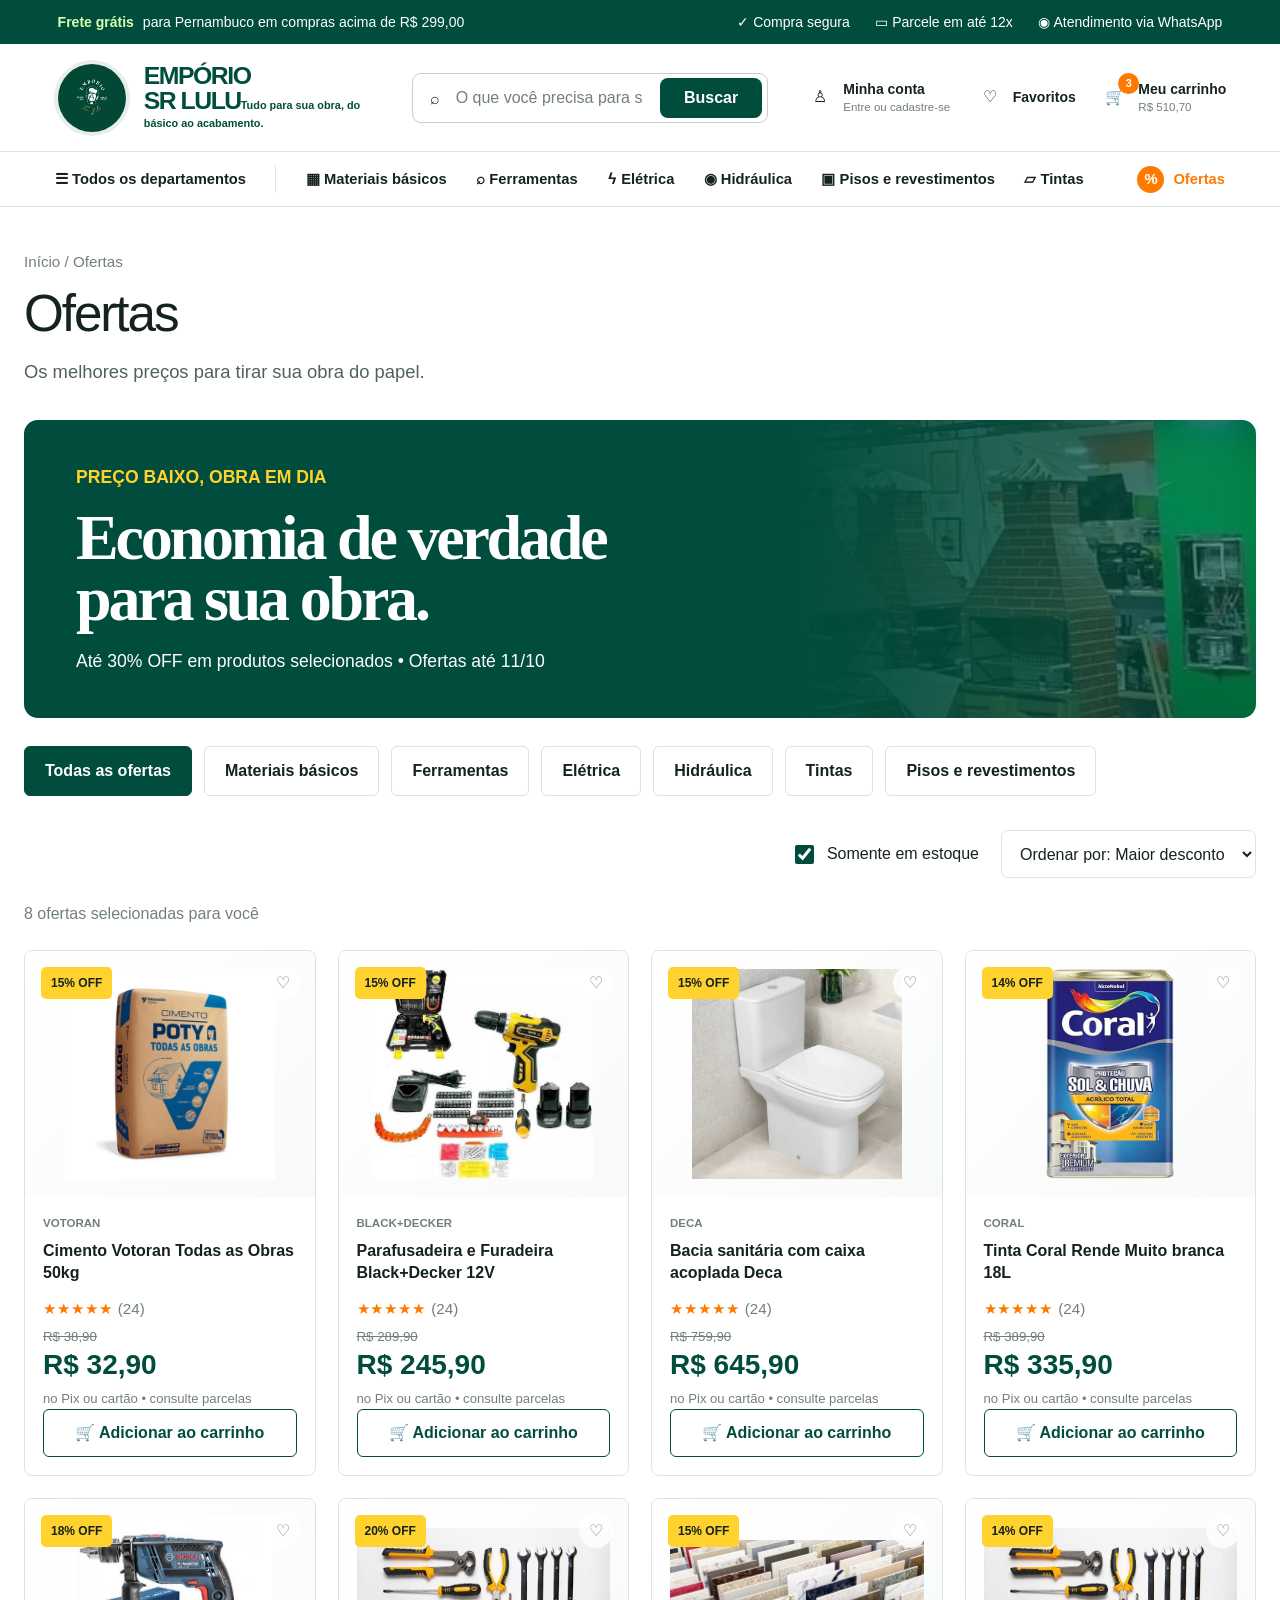
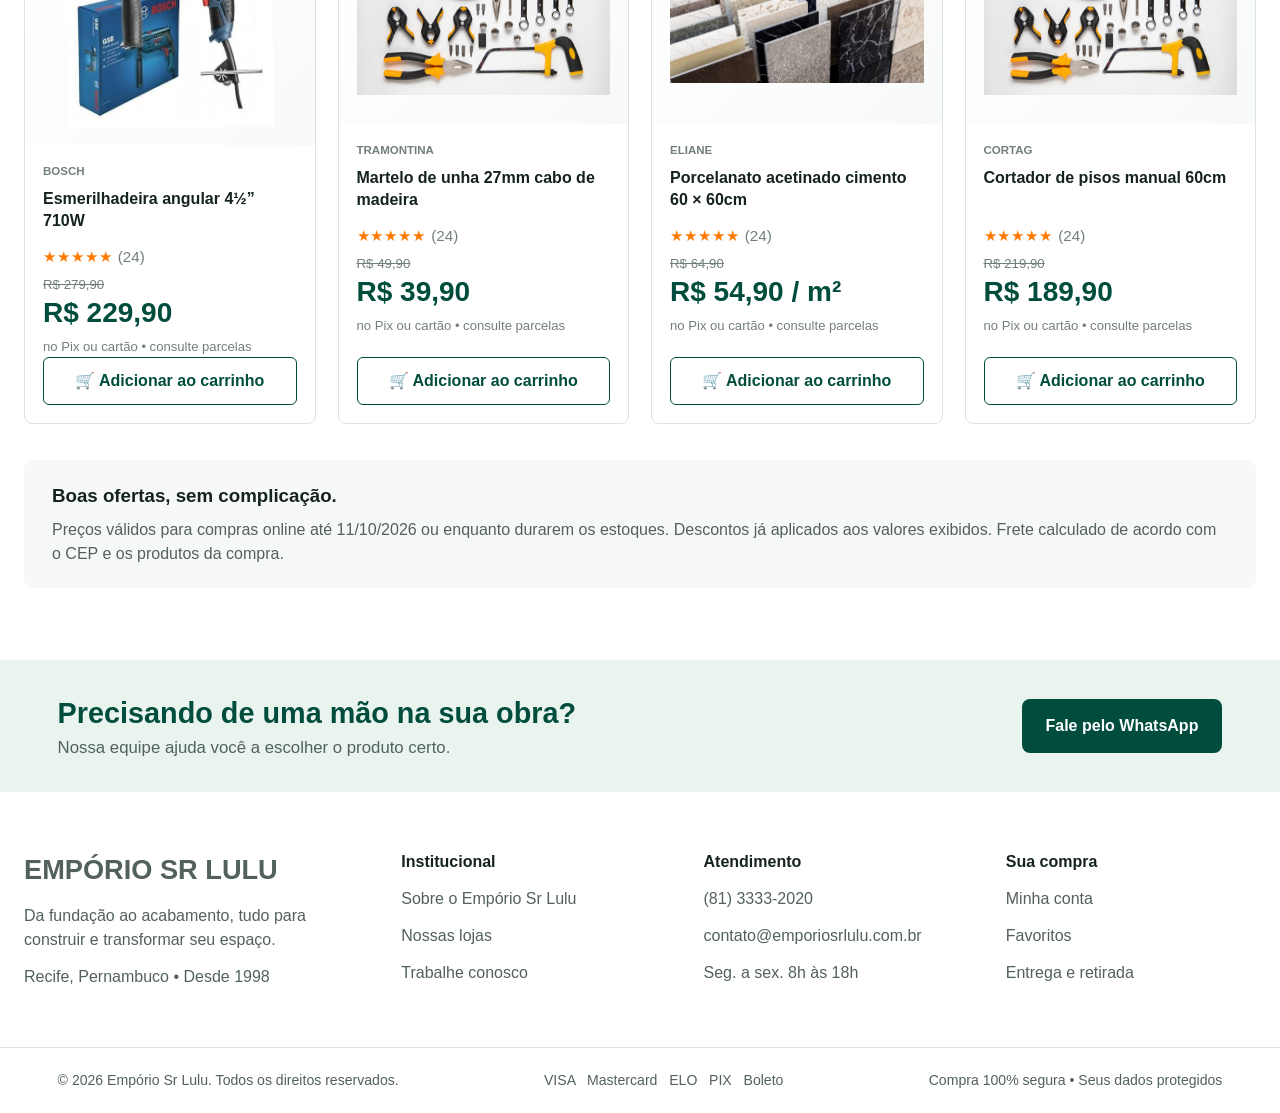
<file: pages/ofertas.html>
<!DOCTYPE html>
<html lang="pt-BR">
  <head>
    <meta charset="UTF-8">
    <meta name="viewport" content="width=device-width, initial-scale=1.0">
    <title>Ofertas | Empório SR Lulu</title>
    <link rel="stylesheet" href="../style/style.css">
  </head>

  <body>
    <div class="top-bar">
      <div class="top-left"><div class="top-item"><strong>Frete grátis</strong> para Pernambuco em compras acima de R$ 299,00</div></div>
      <div class="top-right"><div class="top-item">✓ Compra segura</div><div class="top-item">▭ Parcele em até 12x</div><div class="top-item">◉ Atendimento via WhatsApp</div></div>
    </div>

    <header>
      <a class="logo" href="../emporio-sr-lulu-organizado.html" aria-label="Página inicial do Empório SR Lulu">
        <span class="logo-circle"><img src="../assets/logoLoja.png" alt="Logo Empório SR Lulu"></span>
        <span class="logo-text"><span class="logo-title">EMPÓRIO<br>SR LULU</span><span class="logo-subtitle">Tudo para sua obra, do básico ao acabamento.</span></span>
      </a>
      <form class="search" action="#" role="search">
        <label class="search-icon" for="search-ofertas">⌕</label>
        <input id="search-ofertas" type="search" placeholder="O que você precisa para sua obra?">
        <button type="submit">Buscar</button>
      </form>
      <div class="header-actions">
        <a class="header-action" href="minha-conta.html"><span class="action-icon">♙</span><span class="header-action-text"><strong>Minha conta</strong><small>Entre ou cadastre-se</small></span></a>
        <a class="header-action" href="favoritos.html"><span class="action-icon">♡</span><span class="header-action-text"><strong>Favoritos</strong></span></a>
        <a class="header-action cart" href="carrinho.html"><span class="action-icon">🛒</span><span class="cart-badge">3</span><span class="header-action-text"><strong>Meu carrinho</strong><small>R$ 510,70</small></span></a>
      </div>
    </header>

    <nav class="navigation" aria-label="Departamentos">
      <div class="nav-menu">
        <a href="../emporio-sr-lulu-organizado.html" class="nav-item">☰ Todos os departamentos</a><span class="nav-separator" aria-hidden="true"></span>
        <a href="../emporio-sr-lulu-organizado.html#categorias" class="nav-item">▦ Materiais básicos</a>
        <a href="../emporio-sr-lulu-organizado.html#categorias" class="nav-item">⌕ Ferramentas</a>
        <a href="eletrica.html" class="nav-item">ϟ Elétrica</a>
        <a href="../emporio-sr-lulu-organizado.html#categorias" class="nav-item">◉ Hidráulica</a>
        <a href="../emporio-sr-lulu-organizado.html#categorias" class="nav-item">▣ Pisos e revestimentos</a>
        <a href="../emporio-sr-lulu-organizado.html#categorias" class="nav-item">▱ Tintas</a>
        <a href="ofertas.html" class="offers-link" aria-current="page"><span class="offer-icon">%</span> Ofertas</a>
      </div>
    </nav>

    <main class="page-main">
      <p class="breadcrumbs"><a href="../emporio-sr-lulu-organizado.html">Início</a> / Ofertas</p>
      <h1 class="page-title">Ofertas</h1>
      <p class="page-subtitle">Os melhores preços para tirar sua obra do papel.</p>

      <section class="offers-hero" aria-label="Campanha de ofertas">
        <p class="offers-hero__eyebrow">Preço baixo, obra em dia</p>
        <h2>Economia de verdade<br>para sua obra.</h2>
        <p>Até 30% OFF em produtos selecionados • Ofertas até 11/10</p>
      </section>

      <nav class="offer-categories" aria-label="Categorias de ofertas">
        <a href="#" class="is-active">Todas as ofertas</a>
        <a href="#">Materiais básicos</a>
        <a href="#">Ferramentas</a>
        <a href="eletrica.html">Elétrica</a>
        <a href="#">Hidráulica</a>
        <a href="#">Tintas</a>
        <a href="#">Pisos e revestimentos</a>
      </nav>

      <div class="offers-toolbar">
        <label class="check-label"><input type="checkbox" checked> Somente em estoque</label>
        <select class="sort-select" aria-label="Ordenar ofertas">
          <option>Ordenar por: Maior desconto</option>
          <option>Menor preço</option>
          <option>Mais relevantes</option>
        </select>
      </div>

      <p class="catalog-count" style="margin-bottom: 24px">8 ofertas selecionadas para você</p>

      <section class="offers-grid" aria-label="Produtos em oferta">
        <article class="product-card">
          <span class="product-card__badge">15% OFF</span><button class="favorite-button" type="button" aria-label="Adicionar cimento aos favoritos">♡</button>
          <div class="product-card__image"><img src="../assets/cimentoPoty.png" alt="Cimento Votoran Todas as Obras 50kg"></div>
          <div class="product-card__body"><p class="product-card__brand">Votoran</p><h2 class="product-card__title">Cimento Votoran Todas as Obras 50kg</h2><div class="rating">★★★★★ <span class="reviews">(24)</span></div><div class="old-price">R$ 38,90</div><div class="price">R$ 32,90</div><div class="payment">no Pix ou cartão • consulte parcelas</div><button class="add-cart" type="button">🛒 Adicionar ao carrinho</button></div>
        </article>

        <article class="product-card">
          <span class="product-card__badge">15% OFF</span><button class="favorite-button" type="button" aria-label="Adicionar furadeira aos favoritos">♡</button>
          <div class="product-card__image"><img src="../assets/furadeira.png" alt="Parafusadeira e Furadeira Black+Decker 12V"></div>
          <div class="product-card__body"><p class="product-card__brand">Black+Decker</p><h2 class="product-card__title">Parafusadeira e Furadeira Black+Decker 12V</h2><div class="rating">★★★★★ <span class="reviews">(24)</span></div><div class="old-price">R$ 289,90</div><div class="price">R$ 245,90</div><div class="payment">no Pix ou cartão • consulte parcelas</div><button class="add-cart" type="button">🛒 Adicionar ao carrinho</button></div>
        </article>

        <article class="product-card">
          <span class="product-card__badge">15% OFF</span><button class="favorite-button" type="button" aria-label="Adicionar bacia sanitária aos favoritos">♡</button>
          <div class="product-card__image"><img src="../assets/baciaSanitaria.png" alt="Bacia sanitária com caixa acoplada Deca"></div>
          <div class="product-card__body"><p class="product-card__brand">Deca</p><h2 class="product-card__title">Bacia sanitária com caixa acoplada Deca</h2><div class="rating">★★★★★ <span class="reviews">(24)</span></div><div class="old-price">R$ 759,90</div><div class="price">R$ 645,90</div><div class="payment">no Pix ou cartão • consulte parcelas</div><button class="add-cart" type="button">🛒 Adicionar ao carrinho</button></div>
        </article>

        <article class="product-card">
          <span class="product-card__badge">14% OFF</span><button class="favorite-button" type="button" aria-label="Adicionar tinta aos favoritos">♡</button>
          <div class="product-card__image"><img src="../assets/tintaCoral.png" alt="Tinta Coral Rende Muito branca 18 litros"></div>
          <div class="product-card__body"><p class="product-card__brand">Coral</p><h2 class="product-card__title">Tinta Coral Rende Muito branca 18L</h2><div class="rating">★★★★★ <span class="reviews">(24)</span></div><div class="old-price">R$ 389,90</div><div class="price">R$ 335,90</div><div class="payment">no Pix ou cartão • consulte parcelas</div><button class="add-cart" type="button">🛒 Adicionar ao carrinho</button></div>
        </article>

        <article class="product-card">
          <span class="product-card__badge">18% OFF</span><button class="favorite-button" type="button" aria-label="Adicionar esmerilhadeira aos favoritos">♡</button>
          <div class="product-card__image"><img src="../assets/furadeira650.png" alt="Esmerilhadeira angular"></div>
          <div class="product-card__body"><p class="product-card__brand">Bosch</p><h2 class="product-card__title">Esmerilhadeira angular 4½” 710W</h2><div class="rating">★★★★★ <span class="reviews">(24)</span></div><div class="old-price">R$ 279,90</div><div class="price">R$ 229,90</div><div class="payment">no Pix ou cartão • consulte parcelas</div><button class="add-cart" type="button">🛒 Adicionar ao carrinho</button></div>
        </article>

        <article class="product-card">
          <span class="product-card__badge">20% OFF</span><button class="favorite-button" type="button" aria-label="Adicionar martelo aos favoritos">♡</button>
          <div class="product-card__image"><img src="../assets/ferramentas.png" alt="Martelo de unha com cabo de madeira"></div>
          <div class="product-card__body"><p class="product-card__brand">Tramontina</p><h2 class="product-card__title">Martelo de unha 27mm cabo de madeira</h2><div class="rating">★★★★★ <span class="reviews">(24)</span></div><div class="old-price">R$ 49,90</div><div class="price">R$ 39,90</div><div class="payment">no Pix ou cartão • consulte parcelas</div><button class="add-cart" type="button">🛒 Adicionar ao carrinho</button></div>
        </article>

        <article class="product-card">
          <span class="product-card__badge">15% OFF</span><button class="favorite-button" type="button" aria-label="Adicionar porcelanato aos favoritos">♡</button>
          <div class="product-card__image"><img src="../assets/pisos.png" alt="Porcelanato acetinado cimento"></div>
          <div class="product-card__body"><p class="product-card__brand">Eliane</p><h2 class="product-card__title">Porcelanato acetinado cimento 60 × 60cm</h2><div class="rating">★★★★★ <span class="reviews">(24)</span></div><div class="old-price">R$ 64,90</div><div class="price">R$ 54,90 / m²</div><div class="payment">no Pix ou cartão • consulte parcelas</div><button class="add-cart" type="button">🛒 Adicionar ao carrinho</button></div>
        </article>

        <article class="product-card">
          <span class="product-card__badge">14% OFF</span><button class="favorite-button" type="button" aria-label="Adicionar cortador aos favoritos">♡</button>
          <div class="product-card__image"><img src="../assets/ferramentas.png" alt="Cortador de pisos manual"></div>
          <div class="product-card__body"><p class="product-card__brand">Cortag</p><h2 class="product-card__title">Cortador de pisos manual 60cm</h2><div class="rating">★★★★★ <span class="reviews">(24)</span></div><div class="old-price">R$ 219,90</div><div class="price">R$ 189,90</div><div class="payment">no Pix ou cartão • consulte parcelas</div><button class="add-cart" type="button">🛒 Adicionar ao carrinho</button></div>
        </article>
      </section>

      <section class="offers-note">
        <h3>Boas ofertas, sem complicação.</h3>
        <p>Preços válidos para compras online até 11/10/2026 ou enquanto durarem os estoques. Descontos já aplicados aos valores exibidos. Frete calculado de acordo com o CEP e os produtos da compra.</p>
      </section>
    </main>

    <section class="support-cta" id="contato"><div><h2>Precisando de uma mão na sua obra?</h2><p>Nossa equipe ajuda você a escolher o produto certo.</p></div><a class="button-primary" href="https://wa.me/558133332020">Fale pelo WhatsApp</a></section>

    <footer class="footer">
      <div class="footer-container">
        <div class="footer-box"><p class="footer-brand">EMPÓRIO SR LULU</p><p>Da fundação ao acabamento, tudo para construir e transformar seu espaço.</p><p>Recife, Pernambuco • Desde 1998</p></div>
        <div class="footer-box"><h3>Institucional</h3><a href="../emporio-sr-lulu-organizado.html">Sobre o Empório Sr Lulu</a><a href="../emporio-sr-lulu-organizado.html">Nossas lojas</a><a href="../emporio-sr-lulu-organizado.html">Trabalhe conosco</a></div>
        <div class="footer-box"><h3>Atendimento</h3><p>(81) 3333-2020</p><a href="mailto:contato@emporiosrlulu.com.br">contato@emporiosrlulu.com.br</a><p>Seg. a sex. 8h às 18h</p></div>
        <div class="footer-box"><h3>Sua compra</h3><a href="minha-conta.html">Minha conta</a><a href="favoritos.html">Favoritos</a><a href="carrinho.html">Entrega e retirada</a></div>
      </div>
      <div class="footer-bottom"><span>© 2026 Empório Sr Lulu. Todos os direitos reservados.</span><span>VISA &nbsp; Mastercard &nbsp; ELO &nbsp; PIX &nbsp; Boleto</span><span>Compra 100% segura • Seus dados protegidos</span></div>
    </footer>
  </body>
</html>
</file>
<file: style/style.css>
@charset "UTF-8";

/* =========================================================
   1. TOKENS E REGRAS GLOBAIS
   ========================================================= */

:root {
  --green-900: #003f32;
  --green-800: #004d3d;
  --green-700: #00624d;
  --green-100: #eaf4ee;
  --green-50: #f5faf7;
  --lime: #d8ffae;
  --orange: #ff7a00;
  --orange-dark: #d95f00;
  --yellow: #ffd22e;
  --text-900: #15231f;
  --text-700: #52615b;
  --text-500: #72807a;
  --border: #dce4df;
  --surface: #ffffff;
  --surface-muted: #f7f9f8;
  --shadow: 0 10px 25px rgb(21 35 31 / 8%);
  --radius-sm: 8px;
  --radius-md: 14px;
  --radius-lg: 20px;
  --content-width: 1400px;
}

*,
*::before,
*::after {
  box-sizing: border-box;
}

html {
  scroll-behavior: smooth;
}

body {
  min-width: 320px;
  margin: 0;
  color: var(--text-900);
  background: var(--surface);
  font-family: Arial, Helvetica, sans-serif;
  line-height: 1.5;
}

button,
input,
select {
  font: inherit;
}

button,
input[type="checkbox"],
input[type="radio"] {
  cursor: pointer;
}

button {
  border: 0;
}

a {
  color: inherit;
  text-decoration: none;
}

img {
  display: block;
  max-width: 100%;
}

svg {
  flex: 0 0 auto;
}

.sr-only {
  position: absolute;
  width: 1px;
  height: 1px;
  padding: 0;
  margin: -1px;
  overflow: hidden;
  clip: rect(0, 0, 0, 0);
  white-space: nowrap;
  border: 0;
}

.page-main {
  width: min(100% - 48px, var(--content-width));
  margin: 0 auto;
  padding: 44px 0 72px;
}

.breadcrumbs {
  margin: 0 0 12px;
  color: var(--text-500);
  font-size: 0.95rem;
}

.breadcrumbs a:hover {
  color: var(--green-800);
  text-decoration: underline;
}

.page-title {
  margin: 0;
  color: var(--text-900);
  font-size: clamp(2.25rem, 4vw, 3.2rem);
  font-weight: 500;
  letter-spacing: -0.04em;
  line-height: 1.1;
}

.page-subtitle {
  max-width: 760px;
  margin: 16px 0 34px;
  color: var(--text-700);
  font-size: 1.15rem;
}

.section-heading {
  display: flex;
  align-items: end;
  justify-content: space-between;
  gap: 24px;
  margin-bottom: 24px;
}

.section-title {
  margin: 0;
  color: var(--text-900);
  font-family: Georgia, "Times New Roman", serif;
  font-size: clamp(2rem, 3vw, 3.1rem);
  line-height: 1.1;
}

.section-description {
  margin: 8px 0 0;
  color: var(--text-700);
}

.all-offers,
.text-link {
  color: var(--green-800);
  font-weight: 700;
}

.all-offers:hover,
.text-link:hover {
  color: var(--orange);
}

/* =========================================================
   2. CABEÇALHO E NAVEGAÇÃO
   ========================================================= */

.top-bar {
  display: flex;
  align-items: center;
  justify-content: space-between;
  min-height: 44px;
  padding: 8px max(4.5vw, 24px);
  color: #fff;
  background: var(--green-800);
  font-size: 0.875rem;
}

.top-left,
.top-right,
.top-item {
  display: flex;
  align-items: center;
}

.top-right {
  gap: clamp(14px, 2vw, 30px);
}

.top-item {
  gap: 9px;
}

.top-item strong {
  color: var(--lime);
}

.icon {
  display: inline-grid;
  width: 21px;
  height: 21px;
  place-items: center;
}

.icon svg {
  width: 100%;
  height: 100%;
  fill: none;
  stroke: currentColor;
  stroke-linecap: round;
  stroke-linejoin: round;
  stroke-width: 1.8;
}

header {
  display: grid;
  grid-template-columns: minmax(245px, 320px) minmax(260px, 1fr) auto;
  align-items: center;
  gap: clamp(20px, 3vw, 38px);
  min-height: 108px;
  padding: 10px max(4.2vw, 24px);
  border-bottom: 1px solid var(--border);
  background: #fff;
}

.logo {
  display: inline-flex;
  align-items: center;
  gap: 14px;
  min-width: 0;
}

.logo-circle {
  display: grid;
  width: 76px;
  height: 76px;
  overflow: hidden;
  flex: 0 0 76px;
  place-items: center;
  border: 4px solid #e7efe9;
  border-radius: 50%;
  background: var(--green-800);
}

.logo-circle img {
  width: 100%;
  height: 100%;
  object-fit: cover;
}

.logo-text {
  min-width: 0;
  line-height: 1;
}

.logo-title {
  color: var(--green-800);
  font-size: 1.55rem;
  font-weight: 800;
  letter-spacing: -0.06em;
}

.logo-subtitle {
  margin-top: 8px;
  color: var(--green-800);
  font-size: 0.68rem;
  font-weight: 600;
  line-height: 1.25;
}

.search {
  display: flex;
  align-items: center;
  min-width: 0;
  height: 50px;
  padding: 4px 5px 4px 16px;
  border: 1px solid #c8cfcc;
  border-radius: 9px;
  background: #fff;
}

.search:focus-within {
  border-color: var(--green-700);
  box-shadow: 0 0 0 3px rgb(0 98 77 / 12%);
}

.search-icon {
  display: grid;
  width: 21px;
  height: 21px;
  margin-right: 12px;
  color: var(--text-900);
  place-items: center;
}

.search-icon svg {
  width: 100%;
  height: 100%;
}

.search input {
  width: 100%;
  min-width: 0;
  height: 100%;
  border: 0;
  outline: 0;
  color: var(--text-900);
  background: transparent;
}

.search input::placeholder {
  color: var(--text-500);
}

.search button,
.button-primary {
  min-height: 40px;
  padding: 0 24px;
  border-radius: 8px;
  color: #fff;
  background: var(--green-800);
  font-weight: 700;
  text-align: center;
  transition: 0.2s ease;
}

.search button:hover,
.button-primary:hover {
  background: var(--green-900);
  transform: translateY(-1px);
}

.header-actions {
  display: flex;
  align-items: center;
  justify-content: flex-end;
  gap: clamp(16px, 2vw, 28px);
}

.header-action {
  position: relative;
  display: flex;
  align-items: center;
  gap: 9px;
  color: var(--text-900);
  white-space: nowrap;
}

.header-action:hover {
  color: var(--green-800);
}

.action-icon {
  display: grid;
  width: 28px;
  height: 28px;
  place-items: center;
}

.action-icon svg {
  width: 100%;
  height: 100%;
}

.header-action-text {
  display: flex;
  flex-direction: column;
  line-height: 1.15;
}

.header-action-text strong {
  font-size: 0.875rem;
}

.header-action-text small,
.cart-price {
  margin-top: 4px;
  color: var(--text-500);
  font-size: 0.72rem;
}

.cart-badge {
  position: absolute;
  top: -8px;
  left: 17px;
  display: grid;
  width: 21px;
  height: 21px;
  place-items: center;
  border-radius: 50%;
  color: #fff;
  background: var(--orange);
  font-size: 0.68rem;
  font-weight: 700;
}

.navigation {
  display: flex;
  align-items: center;
  min-height: 55px;
  padding: 0 max(4.3vw, 24px);
  border-bottom: 1px solid var(--border);
  background: #fff;
}

.nav-menu {
  display: flex;
  width: 100%;
  align-items: center;
  gap: clamp(16px, 2.3vw, 32px);
}

.nav-item,
.offers-link {
  display: inline-flex;
  align-items: center;
  gap: 9px;
  min-height: 54px;
  color: var(--text-900);
  font-size: 0.92rem;
  font-weight: 700;
  white-space: nowrap;
}

.nav-item svg {
  width: 22px;
  height: 22px;
}

.nav-item:hover,
.nav-item[aria-current="page"] {
  color: var(--green-800);
}

.nav-separator {
  width: 1px;
  height: 28px;
  flex: 0 0 1px;
  background: var(--border);
}

.offers-link {
  margin-left: auto;
  color: var(--orange);
}

.offer-icon {
  display: grid;
  width: 27px;
  height: 27px;
  place-items: center;
  border-radius: 50%;
  color: #fff;
  background: var(--orange);
}

/* =========================================================
   3. COMPONENTES REUTILIZÁVEIS
   ========================================================= */

.button-secondary,
.button-outline {
  display: inline-flex;
  min-height: 46px;
  align-items: center;
  justify-content: center;
  gap: 9px;
  padding: 0 20px;
  border: 1px solid var(--green-800);
  border-radius: 7px;
  color: var(--green-800);
  background: #fff;
  font-weight: 700;
  transition: 0.2s ease;
}

.button-secondary:hover,
.button-outline:hover {
  color: #fff;
  background: var(--green-800);
}

.button-primary,
.button-secondary,
.button-outline {
  cursor: pointer;
}

.notice,
.info-banner {
  display: flex;
  align-items: center;
  gap: 14px;
  padding: 18px 22px;
  border-radius: var(--radius-sm);
  color: var(--green-800);
  background: var(--green-100);
}

.notice svg,
.info-banner svg {
  width: 24px;
  height: 24px;
}

.product,
.product-card {
  position: relative;
  display: flex;
  min-width: 0;
  flex-direction: column;
  overflow: hidden;
  border: 1px solid var(--border);
  border-radius: var(--radius-sm);
  background: #fff;
  transition: 0.2s ease;
}

.product:hover,
.product-card:hover {
  border-color: #b6cbbf;
  box-shadow: var(--shadow);
  transform: translateY(-3px);
}

.product-image,
.product-card__image {
  position: relative;
  display: grid;
  min-height: 225px;
  overflow: hidden;
  place-items: center;
  padding: 18px;
  background: linear-gradient(135deg, #fff, #f8faf9);
}

.product-image img,
.product-card__image img {
  width: 100%;
  height: 100%;
  max-height: 210px;
  object-fit: contain;
}

.discount,
.new-badge,
.product-card__badge {
  position: absolute;
  z-index: 1;
  top: 16px;
  left: 16px;
  padding: 7px 10px;
  border-radius: 5px;
  color: var(--text-900);
  background: var(--yellow);
  font-size: 0.75rem;
  font-weight: 800;
}

.new-badge {
  color: #fff;
  background: var(--green-800);
}

.product-info,
.product-card__body {
  display: flex;
  min-height: 245px;
  flex: 1;
  flex-direction: column;
  padding: 18px;
}

.product-card__brand {
  margin: 0 0 8px;
  color: var(--text-500);
  font-size: 0.72rem;
  font-weight: 800;
  text-transform: uppercase;
}

.product-name,
.product-card__title {
  min-height: 44px;
  margin: 0;
  color: var(--text-900);
  font-size: 1rem;
  font-weight: 700;
  line-height: 1.35;
}

.rating {
  margin-top: 14px;
  color: var(--orange);
  font-size: 0.95rem;
  letter-spacing: 0.06em;
}

.reviews {
  color: var(--text-500);
  letter-spacing: normal;
}

.old-price {
  min-height: 20px;
  margin-top: 6px;
  color: var(--text-500);
  font-size: 0.83rem;
  text-decoration: line-through;
}

.price {
  margin-top: 2px;
  color: var(--green-800);
  font-size: clamp(1.75rem, 2.1vw, 2.25rem);
  font-weight: 800;
  line-height: 1.15;
}

.payment {
  margin-top: 8px;
  color: var(--text-500);
  font-size: 0.82rem;
}

.add-cart {
  width: 100%;
  min-height: 48px;
  margin-top: auto;
  padding: 0 12px;
  border: 1px solid var(--green-800);
  border-radius: 6px;
  color: var(--green-800);
  background: #fff;
  font-weight: 800;
  transition: 0.2s ease;
}

.add-cart:hover {
  color: #fff;
  background: var(--green-800);
}

.favorite-button {
  position: absolute;
  z-index: 2;
  top: 15px;
  right: 15px;
  display: grid;
  width: 34px;
  height: 34px;
  place-items: center;
  border: 0;
  border-radius: 50%;
  color: var(--text-500);
  background: rgb(255 255 255 / 85%);
}

.favorite-button:hover,
.favorite-button.is-active {
  color: var(--orange);
}

.favorite-button svg {
  width: 23px;
  height: 23px;
}

/* =========================================================
   4. PÁGINA INICIAL
   ========================================================= */

.hero {
  min-height: 372px;
  overflow: hidden;
  background:
    linear-gradient(90deg, rgb(0 70 54 / 100%) 0%, rgb(0 70 54 / 95%) 48%, rgb(0 70 54 / 32%) 70%, rgb(0 0 0 / 5%) 100%),
    url("../assets/loja.png") center / cover;
}

.hero-content {
  width: min(63%, 980px);
  padding: 52px max(4.5vw, 24px);
  color: #fff;
}

.hero-title {
  margin: 0;
  font-family: Georgia, "Times New Roman", serif;
  font-size: clamp(3rem, 5vw, 5.6rem);
  font-weight: 800;
  letter-spacing: -0.07em;
  line-height: 0.94;
}

.hero-title span {
  color: var(--lime);
}

.hero-features {
  display: flex;
  align-items: stretch;
  gap: 18px;
  margin-top: 30px;
}

.hero-feature {
  display: flex;
  align-items: center;
  gap: 10px;
  max-width: 178px;
  font-size: 0.85rem;
  line-height: 1.25;
}

.hero-feature svg {
  width: 30px;
  height: 30px;
}

.feature-divider {
  width: 1px;
  background: rgb(255 255 255 / 35%);
}

.hero-button {
  display: inline-flex;
  min-height: 54px;
  align-items: center;
  justify-content: center;
  margin-top: 30px;
  padding: 0 30px;
  border-radius: 30px;
  color: #fff;
  background: var(--orange);
  font-size: 1.1rem;
  font-weight: 800;
  transition: 0.2s ease;
}

.hero-button:hover {
  background: var(--orange-dark);
  transform: translateY(-2px);
}

.categories {
  display: grid;
  grid-template-columns: repeat(6, minmax(0, 1fr));
  gap: 14px;
  width: min(100% - 48px, var(--content-width));
  margin: 28px auto 0;
}

.category {
  overflow: hidden;
  border: 1px solid var(--border);
  border-radius: var(--radius-sm);
  background: #fff;
  transition: 0.2s ease;
}

.category:hover {
  box-shadow: var(--shadow);
  transform: translateY(-3px);
}

.category-image {
  height: 130px;
  overflow: hidden;
  background: #f7f8f7;
}

.category-image img {
  width: 100%;
  height: 100%;
  object-fit: cover;
  transition: transform 0.25s ease;
}

.category:hover .category-image img {
  transform: scale(1.04);
}

.category-name {
  display: flex;
  min-height: 51px;
  align-items: center;
  justify-content: space-between;
  gap: 8px;
  padding: 0 15px;
  color: var(--text-900);
  font-size: 0.88rem;
  font-weight: 800;
}

.category-arrow {
  color: var(--green-800);
  font-size: 1.5rem;
  font-weight: 400;
}

.offers-section,
.new-products-section,
.testimonials-section {
  width: min(100% - 48px, var(--content-width));
  margin: 0 auto;
  padding: 64px 0;
}

.new-products-section {
  width: 100%;
  padding-right: max(24px, calc((100% - var(--content-width)) / 2));
  padding-left: max(24px, calc((100% - var(--content-width)) / 2));
  border-block: 1px solid #e4ebe6;
  background: var(--surface-muted);
}

.products,
.new-products-grid,
.catalog-grid,
.offers-grid,
.recommendation-grid {
  display: grid;
  grid-template-columns: repeat(4, minmax(0, 1fr));
  gap: 22px;
}

.testimonials-header {
  max-width: 760px;
  margin-bottom: 30px;
}

.testimonials-subtitle {
  margin: 12px 0 0;
  color: var(--text-700);
  font-size: 1.05rem;
}

.testimonials-grid {
  display: grid;
  grid-template-columns: repeat(3, minmax(0, 1fr));
  gap: 22px;
}

.testimonial-card {
  padding: 26px;
  border: 1px solid var(--border);
  border-radius: var(--radius-md);
  background: #fff;
}

.testimonial-stars {
  color: var(--orange);
  letter-spacing: 0.08em;
}

.testimonial-text {
  min-height: 110px;
  margin: 18px 0;
  color: var(--text-700);
}

.testimonial-author {
  display: flex;
  align-items: center;
  gap: 12px;
}

.testimonial-avatar {
  display: grid;
  width: 42px;
  height: 42px;
  place-items: center;
  border-radius: 50%;
  color: #fff;
  background: var(--green-800);
  font-size: 0.78rem;
  font-weight: 800;
}

.testimonial-author small {
  display: block;
  margin-top: 2px;
  color: var(--text-500);
}

/* =========================================================
   5. CATÁLOGOS E OFERTAS
   ========================================================= */

.catalog-hero {
  display: flex;
  align-items: center;
  justify-content: space-between;
  gap: 24px;
  margin: 0 0 38px;
  padding: 34px 38px;
  border-radius: var(--radius-md);
  color: var(--green-800);
  background: var(--green-100);
}

.catalog-hero h2 {
  margin: 0;
  font-size: clamp(1.55rem, 2.5vw, 2.15rem);
}

.catalog-hero p {
  margin: 8px 0 0;
  font-size: 1rem;
}

.catalog-hero__icon {
  display: grid;
  width: 92px;
  height: 92px;
  flex: 0 0 92px;
  place-items: center;
  border-radius: 50%;
  background: #fff;
}

.catalog-hero__icon svg {
  width: 42px;
  height: 42px;
}

.catalog-layout {
  display: grid;
  grid-template-columns: 260px minmax(0, 1fr);
  gap: 42px;
  align-items: start;
}

.filters {
  border-top: 1px solid var(--border);
}

.filters-header {
  display: flex;
  align-items: center;
  justify-content: space-between;
  gap: 12px;
  margin-bottom: 26px;
}

.filters-header h2 {
  margin: 0;
  font-size: 1.35rem;
}

.filters-header button {
  padding: 0;
  color: var(--green-800);
  background: transparent;
}

.filter-group {
  padding: 20px 0;
  border-top: 1px solid var(--border);
}

.filter-group summary {
  display: flex;
  align-items: center;
  justify-content: space-between;
  color: var(--text-900);
  font-weight: 800;
  cursor: pointer;
  list-style: none;
}

.filter-group summary::-webkit-details-marker {
  display: none;
}

.filter-group summary::after {
  content: "⌃";
  color: var(--green-800);
}

.filter-options {
  display: grid;
  gap: 14px;
  margin-top: 18px;
}

.check-label {
  display: flex;
  align-items: center;
  gap: 10px;
  color: var(--text-900);
  cursor: pointer;
}

.check-label input {
  width: 19px;
  height: 19px;
  accent-color: var(--green-800);
}

.price-range {
  height: 5px;
  margin: 18px 0;
  border-radius: 999px;
  background: var(--green-800);
}

.price-inputs {
  display: grid;
  grid-template-columns: 1fr 1fr;
  gap: 12px;
}

.price-inputs input,
.field input,
.field select,
.coupon-form input,
.shipping-form input {
  width: 100%;
  min-height: 48px;
  padding: 0 14px;
  border: 1px solid var(--border);
  border-radius: 7px;
  color: var(--text-900);
  background: #fff;
}

.price-inputs input {
  min-height: 45px;
  text-align: center;
}

.price-inputs input:focus,
.field input:focus,
.field select:focus,
.coupon-form input:focus,
.shipping-form input:focus {
  outline: 3px solid rgb(0 98 77 / 13%);
  border-color: var(--green-700);
}

.side-help {
  margin-top: 22px;
  padding: 22px;
  border-radius: var(--radius-sm);
  background: var(--surface-muted);
}

.side-help svg {
  width: 34px;
  height: 34px;
  color: var(--green-800);
}

.side-help h3 {
  margin: 13px 0 8px;
  font-size: 1.1rem;
}

.side-help p {
  margin: 0 0 14px;
  color: var(--text-700);
}

.catalog-toolbar {
  display: flex;
  align-items: center;
  justify-content: space-between;
  gap: 20px;
  margin-bottom: 24px;
}

.catalog-count {
  margin: 0;
  color: var(--text-500);
}

.sort-select {
  min-width: 250px;
  min-height: 48px;
  padding: 0 14px;
  border: 1px solid var(--border);
  border-radius: 7px;
  color: var(--text-900);
  background: #fff;
}

.pagination {
  display: flex;
  justify-content: center;
  gap: 10px;
  margin: 34px 0;
}

.pagination a,
.pagination span {
  display: grid;
  width: 42px;
  height: 42px;
  place-items: center;
  border: 1px solid var(--border);
  border-radius: 6px;
  background: #fff;
  font-weight: 700;
}

.pagination .is-current {
  color: #fff;
  border-color: var(--green-800);
  background: var(--green-800);
}

.benefit-strip {
  display: grid;
  grid-template-columns: repeat(3, 1fr);
  gap: 24px;
  margin-top: 42px;
  padding: 28px 34px;
  border: 1px solid var(--border);
  border-radius: var(--radius-sm);
}

.benefit-strip__item {
  display: flex;
  align-items: center;
  gap: 14px;
}

.benefit-strip svg {
  width: 31px;
  height: 31px;
  color: var(--green-800);
}

.benefit-strip h3,
.benefit-strip p {
  margin: 0;
}

.benefit-strip p {
  margin-top: 3px;
  color: var(--text-700);
  font-size: 0.92rem;
}

.offers-hero {
  min-height: 252px;
  margin: 0 0 28px;
  padding: 44px 52px;
  border-radius: var(--radius-md);
  color: #fff;
  background:
    linear-gradient(90deg, var(--green-800) 0%, var(--green-800) 62%, rgb(0 77 61 / 55%) 100%),
    url("../assets/loja.png") right / cover;
}

.offers-hero__eyebrow {
  margin: 0;
  color: var(--yellow);
  font-size: 0.9rem;
  font-weight: 800;
  text-transform: uppercase;
}

.offers-hero h2 {
  max-width: 600px;
  margin: 18px 0;
  font-family: Georgia, "Times New Roman", serif;
  font-size: clamp(2.75rem, 5vw, 4.6rem);
  letter-spacing: -0.05em;
  line-height: 0.95;
}

.offers-hero p {
  margin: 0;
  font-size: 1.1rem;
}

.offer-categories {
  display: flex;
  flex-wrap: wrap;
  gap: 12px;
  margin-bottom: 34px;
}

.offer-categories a {
  padding: 12px 20px;
  border: 1px solid var(--border);
  border-radius: 6px;
  background: #fff;
  font-weight: 700;
}

.offer-categories a:hover,
.offer-categories a.is-active {
  color: #fff;
  border-color: var(--green-800);
  background: var(--green-800);
}

.offers-toolbar {
  display: flex;
  align-items: center;
  justify-content: flex-end;
  gap: 22px;
  margin-bottom: 24px;
}

.offers-toolbar .check-label {
  white-space: nowrap;
}

.offers-note {
  margin-top: 36px;
  padding: 22px 28px;
  border-radius: var(--radius-sm);
  background: var(--surface-muted);
}

.offers-note h3,
.offers-note p {
  margin: 0;
}

.offers-note p {
  margin-top: 8px;
  color: var(--text-700);
}

/* =========================================================
   6. FAVORITOS E MINHA CONTA
   ========================================================= */

.wishlist-notice {
  margin-bottom: 40px;
}

.wishlist-actions {
  display: flex;
  align-items: center;
  justify-content: space-between;
  gap: 22px;
  margin-bottom: 30px;
}

.wishlist-actions h2 {
  margin: 0;
  font-size: 1.7rem;
}

.wishlist-actions__buttons {
  display: flex;
  flex-wrap: wrap;
  justify-content: flex-end;
  gap: 12px;
}

.wishlist-footnote {
  margin: 26px 0 48px;
  color: var(--text-500);
}

.recommendations {
  padding-top: 44px;
  border-top: 1px solid var(--border);
}

.recommendations .section-title {
  margin-bottom: 26px;
  font-family: Arial, Helvetica, sans-serif;
  font-size: 2rem;
}

.account-layout {
  display: grid;
  grid-template-columns: 1fr 1fr;
  gap: 32px;
}

.account-panel {
  padding: clamp(28px, 4vw, 50px);
  border: 1px solid var(--border);
  border-radius: var(--radius-md);
  background: #fff;
}

.account-panel h2 {
  margin: 0;
  color: #000;
  font-size: clamp(1.8rem, 3vw, 2.5rem);
  line-height: 1.1;
}

.account-panel > p {
  margin: 24px 0 32px;
  color: var(--text-700);
  font-size: 1.05rem;
}

.form-grid {
  display: grid;
  grid-template-columns: 1fr 1fr;
  gap: 20px 24px;
}

.field {
  display: grid;
  gap: 8px;
}

.field.is-full {
  grid-column: 1 / -1;
}

.field label {
  font-weight: 800;
}

.field input::placeholder {
  color: var(--text-500);
}

.form-row {
  display: flex;
  align-items: center;
  justify-content: space-between;
  gap: 14px;
  margin: 26px 0;
}

.form-row .check-label {
  font-size: 0.95rem;
}

.account-panel .button-primary {
  width: 100%;
  min-height: 55px;
}

.account-help {
  padding-top: 28px;
  margin-top: 28px;
  border-top: 1px solid var(--border);
  color: var(--text-700);
}

.account-security {
  margin-top: 30px;
}

.account-benefits {
  display: grid;
  grid-template-columns: repeat(3, 1fr);
  gap: 22px;
  margin-top: 48px;
  padding: 30px 34px;
  border-radius: var(--radius-md);
  background: var(--surface-muted);
}

.account-benefit {
  display: flex;
  gap: 14px;
}

.account-benefit svg {
  width: 34px;
  height: 34px;
  color: var(--green-800);
}

.account-benefit h3,
.account-benefit p {
  margin: 0;
}

.account-benefit p {
  margin-top: 6px;
  color: var(--text-700);
}

/* =========================================================
   7. CARRINHO
   ========================================================= */

.checkout-steps {
  display: flex;
  align-items: center;
  justify-content: center;
  gap: clamp(16px, 4vw, 44px);
  margin: 46px 0;
}

.checkout-step {
  display: flex;
  align-items: center;
  gap: 11px;
  color: var(--text-500);
  font-size: 1.05rem;
  white-space: nowrap;
}

.checkout-step__number {
  display: grid;
  width: 42px;
  height: 42px;
  place-items: center;
  border-radius: 50%;
  background: var(--surface-muted);
  font-weight: 800;
}

.checkout-step.is-active,
.checkout-step.is-complete {
  color: var(--green-800);
  font-weight: 800;
}

.checkout-step.is-active .checkout-step__number,
.checkout-step.is-complete .checkout-step__number {
  color: #fff;
  background: var(--green-800);
}

.cart-layout {
  display: grid;
  grid-template-columns: minmax(0, 1.65fr) minmax(300px, 0.72fr);
  gap: 32px;
  align-items: start;
}

.cart-panel,
.order-summary,
.delivery-panel {
  padding: 34px;
  border: 1px solid var(--border);
  border-radius: var(--radius-md);
  background: #fff;
}

.cart-table-head {
  display: grid;
  grid-template-columns: minmax(0, 1fr) 150px 125px;
  gap: 16px;
  padding-bottom: 20px;
  border-bottom: 1px solid var(--border);
  color: var(--text-700);
}

.cart-table-head strong {
  color: var(--text-900);
}

.cart-line {
  display: grid;
  grid-template-columns: minmax(0, 1fr) 150px 125px;
  gap: 16px;
  align-items: center;
  padding: 26px 0;
  border-bottom: 1px solid var(--border);
}

.cart-line:last-child {
  border-bottom: 0;
}

.cart-product {
  display: flex;
  min-width: 0;
  align-items: center;
  gap: 18px;
}

.cart-product img {
  width: 130px;
  height: 130px;
  padding: 8px;
  object-fit: contain;
  background: var(--surface-muted);
}

.cart-product h2 {
  margin: 0;
  font-size: 1.1rem;
}

.cart-product p {
  margin: 8px 0 0;
  color: var(--text-700);
}

.remove-item {
  display: inline-flex;
  align-items: center;
  gap: 7px;
  margin-top: 12px;
  padding: 0;
  color: var(--text-500);
  background: transparent;
}

.remove-item:hover {
  color: var(--orange);
}

.quantity-control {
  display: grid;
  grid-template-columns: 1fr 1fr 1fr;
  overflow: hidden;
  border: 1px solid var(--border);
  border-radius: 7px;
  text-align: center;
}

.quantity-control button,
.quantity-control span {
  display: grid;
  min-height: 47px;
  place-items: center;
  color: var(--text-900);
  background: #fff;
  font-weight: 800;
}

.quantity-control button:hover {
  color: var(--green-800);
  background: var(--green-50);
}

.cart-subtotal {
  color: var(--green-800);
  font-size: 1.45rem;
  font-weight: 800;
  text-align: right;
}

.delivery-panel {
  margin-top: 28px;
}

.delivery-panel h2,
.order-summary h2 {
  margin: 0;
  color: #000;
  font-size: clamp(1.8rem, 3vw, 2.3rem);
  line-height: 1.1;
}

.shipping-form,
.coupon-form {
  display: grid;
  grid-template-columns: minmax(0, 1fr) auto auto;
  gap: 16px;
  align-items: end;
  margin-top: 26px;
}

.shipping-form label,
.coupon-form label {
  display: grid;
  gap: 8px;
  font-weight: 800;
}

.shipping-form .text-link {
  padding-bottom: 12px;
}

.shipping-option {
  display: flex;
  align-items: center;
  justify-content: space-between;
  gap: 18px;
  margin-top: 20px;
  padding: 20px;
  border: 1px solid var(--border);
  border-radius: var(--radius-sm);
}

.shipping-option.is-selected {
  border-color: var(--green-800);
  background: var(--green-100);
}

.shipping-option label {
  display: flex;
  align-items: center;
  gap: 14px;
  font-weight: 700;
}

.shipping-option input {
  width: 20px;
  height: 20px;
  accent-color: var(--green-800);
}

.shipping-option small {
  display: block;
  margin-top: 4px;
  color: var(--text-700);
  font-weight: 400;
}

.shipping-option strong {
  white-space: nowrap;
}

.coupon-form {
  grid-template-columns: minmax(0, 1fr) auto;
  margin-top: 28px;
}

.coupon-form label {
  grid-column: 1 / -1;
}

.coupon-form input {
  grid-column: 1;
}

.coupon-form button {
  grid-column: 2;
}

.order-summary {
  position: sticky;
  top: 18px;
}

.summary-row {
  display: flex;
  justify-content: space-between;
  gap: 16px;
  margin-top: 22px;
  color: var(--text-700);
}

.summary-row strong {
  color: #000;
}

.summary-total {
  display: flex;
  align-items: center;
  justify-content: space-between;
  gap: 16px;
  margin-top: 26px;
  padding-top: 26px;
  border-top: 1px solid var(--border);
  color: #000;
  font-size: 1.2rem;
  font-weight: 800;
}

.summary-total strong {
  color: var(--green-800);
  font-size: 2.4rem;
}

.summary-installments {
  margin: 14px 0 26px;
  color: var(--text-700);
}

.order-summary .button-primary {
  display: flex;
  width: 100%;
  min-height: 58px;
  align-items: center;
  justify-content: center;
  gap: 10px;
}

.summary-security {
  display: flex;
  align-items: center;
  justify-content: center;
  gap: 9px;
  margin: 22px 0 0;
  color: var(--text-700);
  font-size: 0.9rem;
  text-align: center;
}

.cart-note {
  margin-top: 36px;
}

/* =========================================================
   8. RODAPÉ
   ========================================================= */

.support-cta {
  display: flex;
  align-items: center;
  justify-content: space-between;
  gap: 24px;
  padding: 32px max(4.5vw, 24px);
  background: var(--green-100);
}

.support-cta h2,
.support-cta p {
  margin: 0;
}

.support-cta h2 {
  color: var(--green-800);
  font-size: 1.8rem;
}

.support-cta p {
  color: var(--text-700);
  font-size: 1.05rem;
}

.support-cta .button-primary {
  display: inline-flex;
  min-height: 54px;
  align-items: center;
  justify-content: center;
  white-space: nowrap;
}

.footer {
  color: var(--text-900);
  background: #fff;
}

.footer-container {
  display: grid;
  grid-template-columns: 1.3fr repeat(3, 1fr);
  gap: 52px;
  width: min(100% - 48px, var(--content-width));
  margin: 0 auto;
  padding: 58px 0;
}

.footer-box {
  display: grid;
  align-content: start;
  gap: 13px;
}

.footer-box h3,
.footer-brand {
  margin: 0;
  color: var(--text-900);
  font-size: 1rem;
  font-weight: 800;
}

.footer-brand {
  color: var(--green-800);
  font-size: 1.7rem;
}

.footer-box p {
  max-width: 360px;
  margin: 0;
  color: var(--text-700);
}

.footer-box a {
  color: var(--text-700);
}

.footer-box a:hover {
  color: var(--green-800);
  text-decoration: underline;
}

.social-footer {
  display: flex;
  gap: 12px;
  margin-top: 10px;
}

.social-footer a {
  display: grid;
  width: 38px;
  height: 38px;
  place-items: center;
  border: 1px solid var(--border);
  border-radius: 50%;
  color: var(--green-800);
}

.social-footer a:hover {
  color: #fff;
  background: var(--green-800);
  text-decoration: none;
}

.social-footer svg {
  width: 20px;
  height: 20px;
}

.footer-bottom {
  display: flex;
  align-items: center;
  justify-content: space-between;
  gap: 20px;
  padding: 22px max(4.5vw, 24px);
  border-top: 1px solid var(--border);
  color: var(--text-700);
  font-size: 0.88rem;
}

/* =========================================================
   9. RESPONSIVIDADE
   ========================================================= */

@media (max-width: 1240px) {
  header {
    grid-template-columns: 280px minmax(240px, 1fr) auto;
    gap: 20px;
  }

  .header-actions {
    gap: 15px;
  }

  .header-action-text small,
  .cart-price {
    display: none;
  }

  .nav-menu {
    gap: 18px;
    overflow-x: auto;
    scrollbar-width: thin;
  }

  .categories {
    grid-template-columns: repeat(3, minmax(0, 1fr));
  }

  .catalog-grid,
  .offers-grid,
  .recommendation-grid {
    grid-template-columns: repeat(3, minmax(0, 1fr));
  }
}

@media (max-width: 980px) {
  .top-bar {
    flex-direction: column;
    gap: 8px;
  }

  .top-right {
    flex-wrap: wrap;
    justify-content: center;
  }

  header {
    grid-template-columns: 1fr auto;
  }

  .search {
    grid-column: 1 / -1;
    grid-row: 2;
  }

  .header-actions {
    grid-column: 2;
    grid-row: 1;
  }

  .header-action-text {
    display: none;
  }

  .hero-content {
    width: 78%;
  }

  .hero-features {
    flex-wrap: wrap;
  }

  .feature-divider {
    display: none;
  }

  .products,
  .new-products-grid {
    grid-template-columns: repeat(3, minmax(0, 1fr));
  }

  .catalog-layout,
  .cart-layout {
    grid-template-columns: 1fr;
  }

  .filters {
    display: grid;
    grid-template-columns: repeat(2, minmax(0, 1fr));
    gap: 0 22px;
  }

  .filters-header {
    grid-column: 1 / -1;
  }

  .side-help {
    display: none;
  }

  .order-summary {
    position: static;
  }

  .account-layout,
  .testimonials-grid {
    grid-template-columns: 1fr;
  }

  .account-benefits,
  .benefit-strip {
    grid-template-columns: 1fr;
  }

  .footer-container {
    grid-template-columns: repeat(2, minmax(0, 1fr));
  }
}

@media (max-width: 680px) {
  .page-main,
  .categories,
  .offers-section,
  .new-products-section,
  .testimonials-section,
  .footer-container {
    width: min(100% - 32px, var(--content-width));
  }

  .top-right,
  .top-item {
    justify-content: center;
    text-align: center;
  }

  .top-right .top-item:not(:first-child) {
    display: none;
  }

  header {
    grid-template-columns: 1fr auto;
    min-height: 0;
    padding: 16px;
  }

  .logo-circle {
    width: 60px;
    height: 60px;
    flex-basis: 60px;
  }

  .logo-title {
    font-size: 1.28rem;
  }

  .logo-subtitle {
    display: none;
  }

  .header-actions {
    gap: 10px;
  }

  .header-action:nth-child(2) {
    display: none;
  }

  .navigation {
    padding: 0 16px;
  }

  .nav-separator,
  .nav-item:not(:first-child) {
    display: none;
  }

  .nav-menu {
    justify-content: space-between;
  }

  .offers-link {
    margin-left: 0;
  }

  .hero {
    min-height: 420px;
    background:
      linear-gradient(90deg, rgb(0 70 54 / 100%) 0%, rgb(0 70 54 / 88%) 100%),
      url("../assets/loja.png") center / cover;
  }

  .hero-content {
    width: 100%;
    padding: 44px 24px;
  }

  .hero-title {
    font-size: clamp(2.7rem, 12vw, 4.3rem);
  }

  .hero-features {
    display: grid;
    grid-template-columns: 1fr 1fr;
    gap: 16px;
  }

  .hero-feature {
    font-size: 0.8rem;
  }

  .hero-button {
    width: 100%;
  }

  .categories,
  .products,
  .new-products-grid,
  .catalog-grid,
  .offers-grid,
  .recommendation-grid {
    grid-template-columns: repeat(2, minmax(0, 1fr));
  }

  .category-image {
    height: 100px;
  }

  .category-name {
    min-height: 44px;
    padding: 0 10px;
    font-size: 0.75rem;
  }

  .section-heading,
  .wishlist-actions,
  .catalog-toolbar,
  .offers-toolbar,
  .support-cta {
    align-items: flex-start;
    flex-direction: column;
  }

  .section-title {
    font-size: 2.1rem;
  }

  .product-image,
  .product-card__image {
    min-height: 160px;
    padding: 12px;
  }

  .product-info,
  .product-card__body {
    min-height: 230px;
    padding: 14px;
  }

  .product-name,
  .product-card__title {
    font-size: 0.9rem;
  }

  .price {
    font-size: 1.55rem;
  }

  .catalog-hero,
  .offers-hero {
    padding: 28px 24px;
  }

  .catalog-hero__icon {
    display: none;
  }

  .offers-hero h2 {
    font-size: 2.75rem;
  }

  .filters {
    grid-template-columns: 1fr;
  }

  .filters-header {
    grid-column: auto;
  }

  .sort-select {
    width: 100%;
    min-width: 0;
  }

  .benefit-strip,
  .account-benefits,
  .cart-panel,
  .order-summary,
  .delivery-panel,
  .account-panel {
    padding: 24px;
  }

  .form-grid {
    grid-template-columns: 1fr;
  }

  .field.is-full {
    grid-column: auto;
  }

  .form-row {
    align-items: flex-start;
    flex-direction: column;
  }

  .checkout-steps {
    align-items: flex-start;
    flex-direction: column;
    margin: 32px 0;
  }

  .cart-table-head {
    display: none;
  }

  .cart-line {
    grid-template-columns: 1fr;
  }

  .cart-product img {
    width: 92px;
    height: 92px;
  }

  .quantity-control {
    max-width: 165px;
  }

  .cart-subtotal {
    text-align: left;
  }

  .shipping-form,
  .coupon-form {
    grid-template-columns: 1fr;
  }

  .shipping-form .text-link,
  .coupon-form input,
  .coupon-form button {
    grid-column: auto;
    padding-bottom: 0;
  }

  .summary-total strong {
    font-size: 1.9rem;
  }

  .footer-container {
    grid-template-columns: 1fr;
    gap: 30px;
    padding: 44px 0;
  }

  .footer-bottom {
    align-items: flex-start;
    flex-direction: column;
    padding: 20px 16px;
  }
}
</file>
